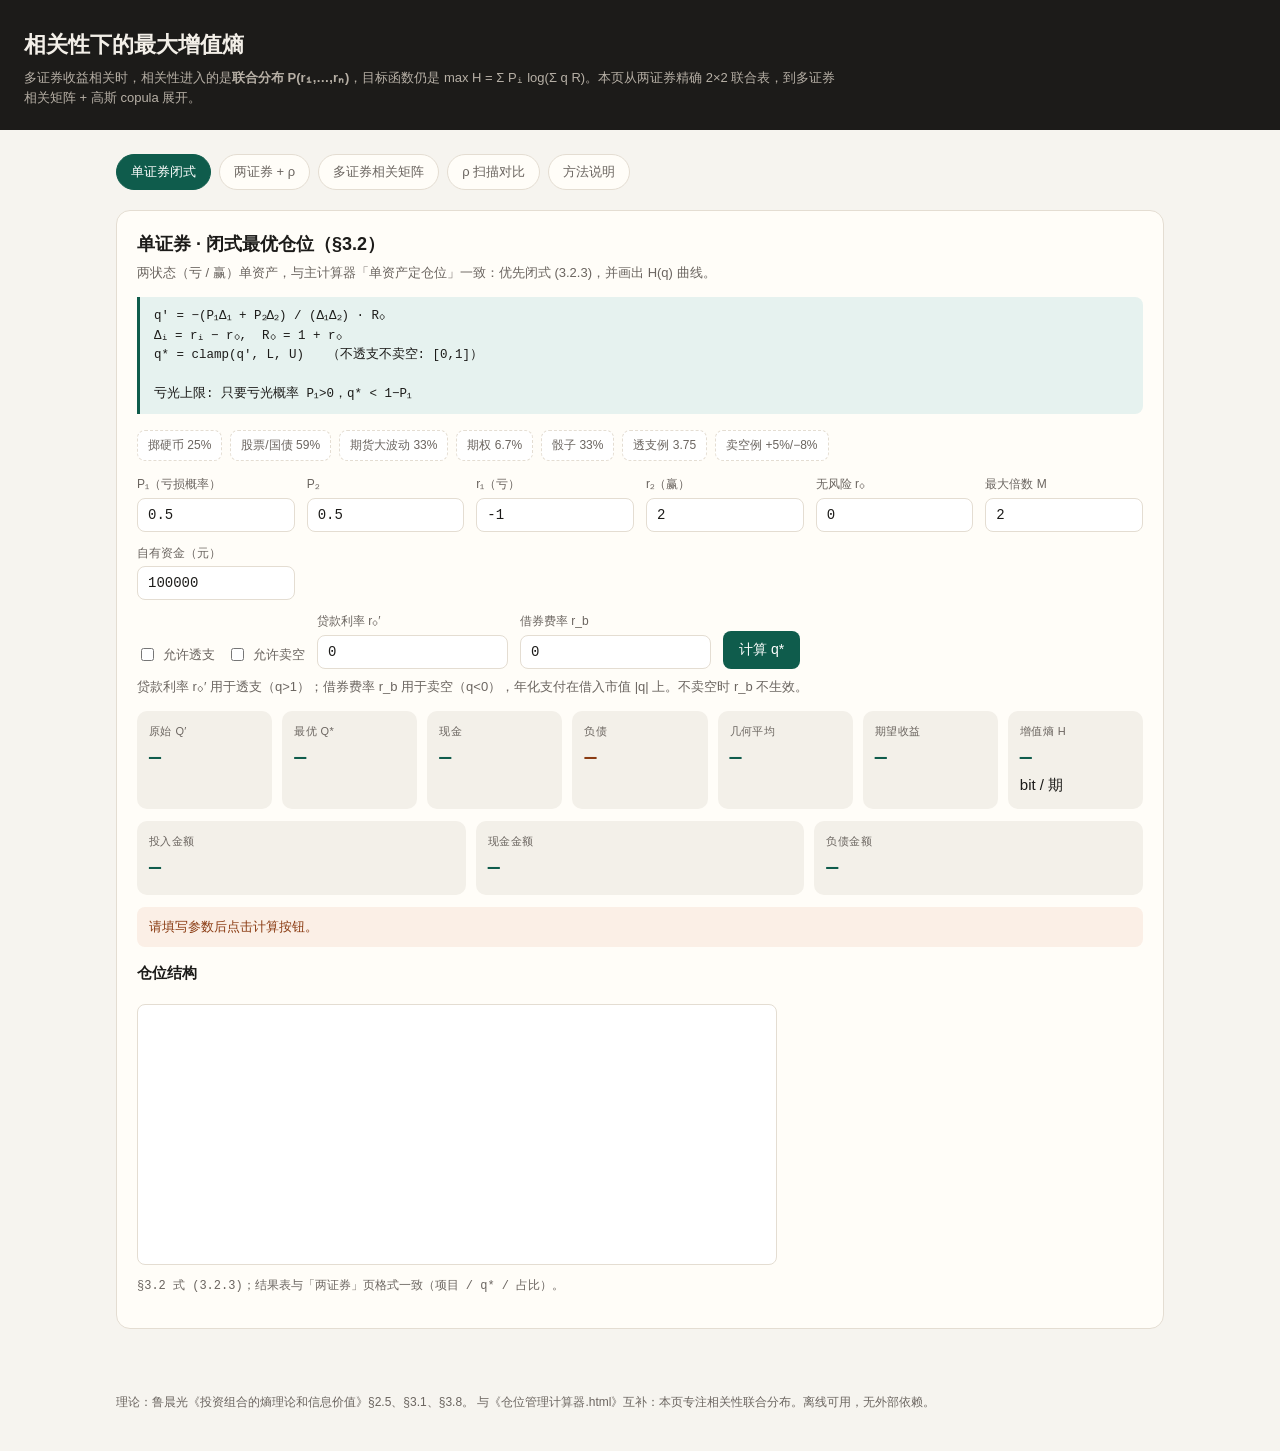
<file: index.html>
<!DOCTYPE html>
<html lang="zh-CN">
<head>
<meta charset="UTF-8" />
<meta name="viewport" content="width=device-width, initial-scale=1" />
<title>相关性 · 最大增值熵计算器</title>
<link rel="stylesheet" href="correlated.css" />
</head>
<body>
<header>
  <h1>相关性下的最大增值熵</h1>
  <p>多证券收益相关时，相关性进入的是<strong>联合分布 P(r₁,…,rₙ)</strong>，目标函数仍是 max H = Σ Pᵢ log(Σ q R)。本页从两证券精确 2×2 联合表，到多证券相关矩阵 + 高斯 copula 展开。</p>
</header>

<main>
  <div class="tabs">
    <button class="tab active" data-tab="one">单证券闭式</button>
    <button class="tab" data-tab="two">两证券 + ρ</button>
    <button class="tab" data-tab="multi">多证券相关矩阵</button>
    <button class="tab" data-tab="rho">ρ 扫描对比</button>
    <button class="tab" data-tab="theory">方法说明</button>
  </div>

  <!-- ============ 单证券闭式 ============ -->
  <section class="panel active" id="panel-one">
    <h2>单证券 · 闭式最优仓位（§3.2）</h2>
    <p class="sub">两状态（亏 / 赢）单资产，与主计算器「单资产定仓位」一致：优先闭式 (3.2.3)，并画出 H(q) 曲线。</p>
    <div class="formula">q′ = −(P₁Δ₁ + P₂Δ₂) / (Δ₁Δ₂) · R₀
Δᵢ = rᵢ − r₀,  R₀ = 1 + r₀
q* = clamp(q′, L, U)   （不透支不卖空: [0,1]）

亏光上限: 只要亏光概率 P₁&gt;0，q* &lt; 1−P₁</div>

    <div class="examples">
      <button class="chip" data-one="coin">掷硬币 25%</button>
      <button class="chip" data-one="stock">股票/国债 59%</button>
      <button class="chip" data-one="future">期货大波动 33%</button>
      <button class="chip" data-one="opt">期权 6.7%</button>
      <button class="chip" data-one="dice">骰子 33%</button>
      <button class="chip" data-one="lev">透支例 3.75</button>
      <button class="chip" data-one="short">卖空例 +5%/−8%</button>
    </div>

    <div class="grid">
      <div><label>P₁（亏损概率）</label><input id="o-p1" type="number" value="0.5" step="0.05" min="0" max="1" /></div>
      <div><label>P₂</label><input id="o-p2" type="number" value="0.5" step="0.05" min="0" max="1" /></div>
      <div><label>r₁（亏）</label><input id="o-r1" type="number" value="-1" step="0.01" /></div>
      <div><label>r₂（赢）</label><input id="o-r2" type="number" value="2" step="0.01" /></div>
      <div><label>无风险 r₀</label><input id="o-r0" type="number" value="0" step="0.01" /></div>
      <div><label>最大倍数 M</label><input id="o-M" type="number" value="2" step="0.1" min="1" /></div>
      <div><label>自有资金（元）</label><input id="o-cap" type="number" value="100000" step="1000" /></div>
    </div>
    <div class="row">
      <label class="check"><input type="checkbox" id="o-lev" /> 允许透支</label>
      <label class="check"><input type="checkbox" id="o-short" /> 允许卖空</label>
      <div style="min-width:130px">
        <label>贷款利率 r₀′</label>
        <input id="o-rl" type="number" value="0" step="0.01" />
      </div>
      <div style="min-width:130px">
        <label>借券费率 r_b</label>
        <input id="o-rb" type="number" value="0" step="0.005" />
      </div>
      <button class="primary" id="o-run">计算 q*</button>
    </div>
    <p class="sub" style="margin-top:-6px">贷款利率 r₀′ 用于透支（q&gt;1）；借券费率 r_b 用于卖空（q&lt;0），年化支付在借入市值 |q| 上。不卖空时 r_b 不生效。</p>

    <div class="results" id="o-out">
      <div class="metric"><div class="k">原始 q′</div><div class="v" id="o-qraw">—</div></div>
      <div class="metric"><div class="k">最优 q*</div><div class="v" id="o-q">—</div><div class="hint" id="o-qhint"></div></div>
      <div class="metric"><div class="k">现金</div><div class="v" id="o-cash">—</div></div>
      <div class="metric"><div class="k">负债</div><div class="v warn" id="o-debt">—</div></div>
      <div class="metric"><div class="k">几何平均</div><div class="v" id="o-rg">—</div></div>
      <div class="metric"><div class="k">期望收益</div><div class="v" id="o-ra">—</div></div>
      <div class="metric"><div class="k">增值熵 H</div><div class="v" id="o-H">—</div><div class="hint">bit / 期</div></div>
    </div>
    <div class="results">
      <div class="metric"><div class="k">投入金额</div><div class="v" id="o-amt">—</div></div>
      <div class="metric"><div class="k">现金金额</div><div class="v" id="o-amt0">—</div></div>
      <div class="metric"><div class="k">负债金额</div><div class="v" id="o-amtd">—</div></div>
    </div>
    <div class="note" id="o-note"></div>
    <h3 style="font-size:15px;margin:14px 0 6px">仓位结构</h3>
    <table id="o-weights"></table>
    <canvas id="o-canvas" width="640" height="260" aria-label="H(q) 曲线"></canvas>
    <p class="src">§3.2 式 (3.2.3)；结果表与「两证券」页格式一致（项目 / q* / 占比）。</p>
  </section>

  <!-- ============ 两证券 ============ -->
  <section class="panel" id="panel-two">
    <h2>两证券：精确联合分布</h2>
    <p class="sub">每种证券两状态（跌 / 涨）。给定边际概率、收益和相关系数 ρ，写出 2×2 联合表，再最大化增值熵。</p>
    <div class="formula">P(H,H) = pₐ pᵦ + ρ·√[pₐ(1−pₐ) pᵦ(1−pᵦ)]
P(H,L) = pₐ − P(H,H)  等，由边际补全
H = Σᵢ Pᵢ log₂( q₀R₀ + qₐRᵢₐ + qᵦRᵢᵦ )</div>

    <div class="grid2">
      <div class="card">
        <h3>证券 A</h3>
        <div class="grid">
          <div><label>P(涨)</label><input id="t-pA" type="number" value="0.5" step="0.05" min="0.01" max="0.99" /></div>
          <div><label>r(跌)</label><input id="t-rAL" type="number" value="-0.1" step="0.01" /></div>
          <div><label>r(涨)</label><input id="t-rAH" type="number" value="0.3" step="0.01" /></div>
        </div>
      </div>
      <div class="card">
        <h3>证券 B</h3>
        <div class="grid">
          <div><label>P(涨)</label><input id="t-pB" type="number" value="0.5" step="0.05" min="0.01" max="0.99" /></div>
          <div><label>r(跌)</label><input id="t-rBL" type="number" value="-0.15" step="0.01" /></div>
          <div><label>r(涨)</label><input id="t-rBH" type="number" value="0.4" step="0.01" /></div>
        </div>
      </div>
    </div>

    <div class="grid">
      <div><label>相关系数 ρ</label><input id="t-rho" type="number" value="0" step="0.05" min="-1" max="1" /></div>
      <div><label>r₀</label><input id="t-r0" type="number" value="0" step="0.01" /></div>
      <div><label>透支上限 M</label><input id="t-M" type="number" value="1" step="0.1" min="1" /></div>
      <div><label>贷款利率 r₀′</label><input id="t-rl" type="number" value="0" step="0.01" /></div>
      <div><label>借券费率 r_b</label><input id="t-rb" type="number" value="0" step="0.005" /></div>
      <div><label>自有资金（元）</label><input id="t-cap" type="number" value="100000" step="1000" /></div>
    </div>
    <div class="row">
      <label class="check"><input type="checkbox" id="t-lev" /> 允许透支</label>
      <label class="check"><input type="checkbox" id="t-short" /> 允许卖空</label>
      <button class="primary" id="t-run">计算联合分布与最优仓位</button>
      <button class="ghost" data-preset="ind">ρ=0 独立</button>
      <button class="ghost" data-preset="pos">ρ=+0.8</button>
      <button class="ghost" data-preset="neg">ρ=−0.8</button>
    </div>

    <h3 style="font-size:15px;margin:14px 0 6px">联合情景表</h3>
    <table id="t-joint"></table>
    <div class="note" id="t-note"></div>

    <h3 style="font-size:15px;margin:16px 0 6px">最优仓位</h3>
    <div class="results" id="t-out"></div>
    <table id="t-weights"></table>
    <canvas id="t-canvas" width="640" height="260"></canvas>
    <p class="src">ρ 影响联合概率，从而改变几何平均与最优 q；目标函数形式不变。</p>
  </section>

  <!-- ============ 多证券 ============ -->
  <section class="panel" id="panel-multi">
    <h2>多证券：相关矩阵 + 高斯 / t-copula</h2>
    <p class="sub">每种证券<strong>状态数可不同</strong>（如 A 2 态、B 3 态）；相关矩阵 R 须对称、对角为 1。用高斯 copula（分位阈值）生成联合概率，再求最优仓位。</p>
    <div class="formula">Z ~ N(0, R)  →  Uₖ=Φ(Zₖ)  →  状态ₖ = j  若 cutₖ[j] &lt; Uₖ ≤ cutₖ[j+1]
  cut 由各资产状态概率的累积分布给出
P(联合) ≈ 频率(固定种子大样本)；格数 = Πₖ nₖ
max H = Σ Pᵢ log₂(q₀R₀ + Σ qₖ Rᵢₖ)</div>

    <div class="row">
      <button class="ghost" id="n-add">＋ 证券</button>
      <button class="ghost" id="n-del">－ 证券</button>
      <div style="min-width:90px"><label>证券数</label><input id="n-count" type="number" value="3" min="2" max="6" /></div>
      <div style="min-width:100px"><label>r₀</label><input id="n-r0" type="number" value="0" step="0.01" /></div>
      <div style="min-width:110px"><label>透支上限 M</label><input id="n-M" type="number" value="1" step="0.1" min="1" /></div>
      <div style="min-width:120px"><label>贷款利率 r₀′</label><input id="n-rl" type="number" value="0" step="0.01" /></div>
      <div style="min-width:120px"><label>借券费率 r_b</label><input id="n-rb" type="number" value="0" step="0.005" /></div>
      <div style="min-width:120px"><label>自有资金（元）</label><input id="n-cap" type="number" value="100000" step="1000" /></div>
      <label class="check"><input type="checkbox" id="n-lev" /> 允许透支</label>
      <label class="check"><input type="checkbox" id="n-short" /> 允许卖空</label>
      <div style="min-width:170px">
        <label>求解方法</label>
        <select id="n-method">
          <option value="hill">坐标爬山</option>
          <option value="grad">解析梯度精修</option>
          <option value="warm">§3.8 近似初值+梯度</option>
        </select>
      </div>
      <button class="primary" id="n-run">展开联合分布并求解</button>
      <button class="ghost" id="n-compare">三方法对比</button>
      <button class="ghost" id="n-example-2x3">载入 2×3 示例</button>
      <button class="ghost" id="n-reset">重置示例</button>
    </div>

    <h3 style="font-size:15px;margin:12px 0 6px">各证券边际（状态数可不同）</h3>
    <div class="multi-rows" id="n-marg"></div>

    <h3 style="font-size:15px;margin:12px 0 6px">相关矩阵 R（对称，对角=1）</h3>
    <div id="n-corr"></div>
    <div class="row">
      <button class="ghost" id="n-corr-zero">全部 ρ=0（独立）</button>
      <button class="ghost" id="n-corr-pos">全部 ρ=0.5</button>
      <button class="ghost" id="n-rho-up" title="所有非对角 ρ 同时 +0.1">ρ +0.1</button>
      <button class="ghost" id="n-rho-down" title="所有非对角 ρ 同时 −0.1">ρ −0.1</button>
      <button class="ghost" id="n-corr-toeplitz" title="ρ(i,j)=0.5^|i−j|，相邻 0.5、隔一位 0.25…">近强远弱（0.5^距离）</button>
      <button class="ghost" id="n-psd" title="非法相关矩阵会导致 Cholesky 失败；点击将其收缩为合法（半正定）相关矩阵">校正非法相关矩阵</button>
    </div>

    <div class="note" id="n-note"></div>
    <div class="results" id="n-out"></div>
    <h3 style="font-size:15px;margin:12px 0 6px">仓位结构</h3>
    <table id="n-weights"></table>
    <div id="n-compare-wrap" style="display:none">
      <h3 style="font-size:15px;margin:16px 0 6px">三种求解方法对比</h3>
      <table id="n-compare-table"></table>
    </div>
    <h3 style="font-size:15px;margin:16px 0 6px">联合情景（前 16 行）</h3>
    <table id="n-joint"></table>
    <div class="row" style="margin-top:10px">
      <div style="min-width:160px">
        <label>联合生成方式</label>
        <select id="n-copula">
          <option value="gauss">高斯 copula</option>
          <option value="t">t-copula（尾部同跌）</option>
        </select>
      </div>
      <div id="n-nu-wrap" style="min-width:110px;display:none">
        <label>t 自由度 ν</label>
        <input id="n-nu" type="number" value="5" step="1" min="2" max="50" />
      </div>
      <button class="primary" id="n-run-2">按此方式重新生成联合表</button>
      <span class="sub" style="margin:0 0 0 8px">copula 决定 ρ 如何变成联合概率；ν 越小尾部同跌越强。两状态对半开时 ν 影响很小，宜用含「暴跌档」的多状态（如 10% 暴跌）</span>
    </div>
    <p class="src">相关矩阵只刻画两两相关；完整联合由高斯 copula 补全（N&gt;2 时联合不唯一）。求解方法与主计算器一致：爬山 / 梯度 / §3.8 初值。</p>
  </section>

  <!-- ============ ρ 扫描 ============ -->
  <section class="panel" id="panel-rho">
    <h2>ρ 扫描：相关如何影响最优仓位</h2>
    <p class="sub">扫描 ρ∈[−1,1]，观察 H*、各资产 q* 与分散效果。可沿用「两证券」或「多证券」当前输入（多证券支持 t-copula）。</p>
    <div class="row">
      <button class="primary" id="s-run">开始扫描 ρ</button>
      <button class="ghost" id="s-copy-two">沿用「两证券」当前输入</button>
      <button class="ghost" id="s-copy-multi">沿用「多证券」当前输入</button>
      <button class="ghost" id="s-copy-multi-t">沿用多证券输入 + t-copula ν=2</button>
      <button class="ghost" id="s-copy-multi-toeplitz">多证券 + 近强远弱结构</button>
      <span class="sub" style="margin:0 0 0 8px">需手动点「开始扫描」；点来源按钮只会读取输入，不自动计算</span>
    </div>
    <canvas id="s-canvas" width="640" height="300"></canvas>
    <table id="s-table"></table>
    <div class="note" id="s-note"></div>
    <p class="src">书中 §2.5：相关越低组合效果越好；ρ=1 等价于单资产，ρ=−1 可接近无风险套利结构。</p>
  </section>

  <!-- ============ 说明 ============ -->
  <section class="panel" id="panel-theory">
    <h2>相关性如何进入最大增值熵</h2>
    <p class="sub">目标函数不变，变的是 Pᵢ（情景权重）。</p>
    <table>
      <thead><tr><th>层次</th><th>做法</th><th>适用</th></tr></thead>
      <tbody>
        <tr><td>两证券·两状态</td><td>Bernoulli 精确 2×2：P(HH)=pₐpᵦ+ρσₐσᵦ</td><td>本页「两证券」</td></tr>
        <tr><td>两证券·多状态 / 状态数不同</td><td>高斯 copula 分位阈值（如 2×3）</td><td>本页「多证券」</td></tr>
        <tr><td>多证券</td><td>相关矩阵 + 高斯 copula → Π nₖ 联合频率</td><td>本页「多证券」</td></tr>
        <tr><td>书中 §3.8 近似</td><td>h=Σ qₖ(aₖ…cₖⱼ…)+…，相关进 dₖⱼcₖⱼ</td><td>快速近似（抛物线页）</td></tr>
      </tbody>
    </table>
    <div class="formula">max_q  H(q) = Σᵢ P(rᵢ) · log( q₀R₀ + Σₖ qₖ(1+rᵢₖ) )
s.t.  Σ q = 1,  qₖ ≥ 0（或允许卖空/透支）

相关只改变 P(r₁,…,rₙ)：
  独立:  P = Πₖ pₖ
  相关:  P 由联合表 / copula 生成
  ρ↑  → 同涨同跌变多 → 分散红利↓ → 几何增长↓
  ρ↓  → 对冲变强 → 可提高总仓位与 H</div>

    <h2 style="margin-top:22px">三种求解方法说明</h2>
    <p class="sub">目标都是 max H。因 H 对 q 为<strong>凹函数</strong>，局部最优 = 全局最优；差别在收敛路径与速度。</p>
    <table>
      <thead>
        <tr><th>方法</th><th>思路</th><th>优点</th><th>注意</th></tr>
      </thead>
      <tbody>
        <tr>
          <td><b>坐标爬山</b></td>
          <td>多起点（零点 / 单资产扫描 / 等权 / 随机）+ 逐维微调，步长减半直至收敛</td>
          <td>不依赖梯度，实现稳健，好解释</td>
          <td>起点少时易卡角点（如全押一个资产）；现已多起点加强</td>
        </tr>
        <tr>
          <td><b>解析梯度精修</b></td>
          <td>∂H/∂qₖ = Σᵢ Pᵢ Δᵢₖ /(Rᵢ ln2)，投影梯度上升 + 线搜索</td>
          <td>凹问题下可视为全局峰；高维更快</td>
          <td>梯度很小的区域需归一化步长（已处理）</td>
        </tr>
        <tr>
          <td><b>§3.8 近似初值 + 梯度</b></td>
          <td>对每个资产单独抛物线拟合 H(qₖ) 得初值，再梯度精修</td>
          <td>收敛快，适合资产多、要反复调参</td>
          <td>初值偏差大时仍靠精修纠正</td>
        </tr>
        <tr>
          <td>Python <b>SLSQP</b>（对照）</td>
          <td>scipy.optimize 凸优化，解析雅可比</td>
          <td><b>准确性最高</b>，有全局最优保证</td>
          <td>在 position_sizing.py，不在网页内</td>
        </tr>
      </tbody>
    </table>
    <div class="formula">准确性排序（凹问题）：
  SLSQP (Python)  ≥  解析梯度 ≈ §3.8初值+梯度  ≥  坐标爬山(多起点)  >  坐标爬山(单起点·旧版)

三种方法 H 对不齐时：
  取「H 更大且 Σq、约束合法」的一组 = 全局最优
ρ = 0 时相关列与独立列应完全一致（已走精确独立，无 MC 噪声）</div>

    <h3 style="font-size:15px;margin:14px 0 6px">和书中公式的关系</h3>
    <table>
      <thead><tr><th>书中</th><th>用在哪</th></tr></thead>
      <tbody>
        <tr><td>§3.1 最大增值熵</td><td>一切方法的统一目标</td></tr>
        <tr><td>§3.2 单硬币闭式</td><td>两状态单资产；可校验 SLSQP / 梯度</td></tr>
        <tr><td>§3.8 抛物线近似</td><td>「近似初值」的来源</td></tr>
        <tr><td>§2.5 相关性</td><td>联合分布构造（本页 copula）</td></tr>
      </tbody>
    </table>

    <div class="note">
      风险提示：ρ 由历史估计时应使用区间或情景压力；两两相关 ≠ 完整依赖结构（尾部相关可能更大）。
      本工具为理论/教学实现，不构成投资建议。
    </div>
  </section>
</main>

<footer>
  理论：鲁晨光《投资组合的熵理论和信息价值》§2.5、§3.1、§3.8。
  与《仓位管理计算器.html》互补：本页专注相关性联合分布。离线可用，无外部依赖。
</footer>

<script src="correlated.js"></script>
</body>
</html>
</file>
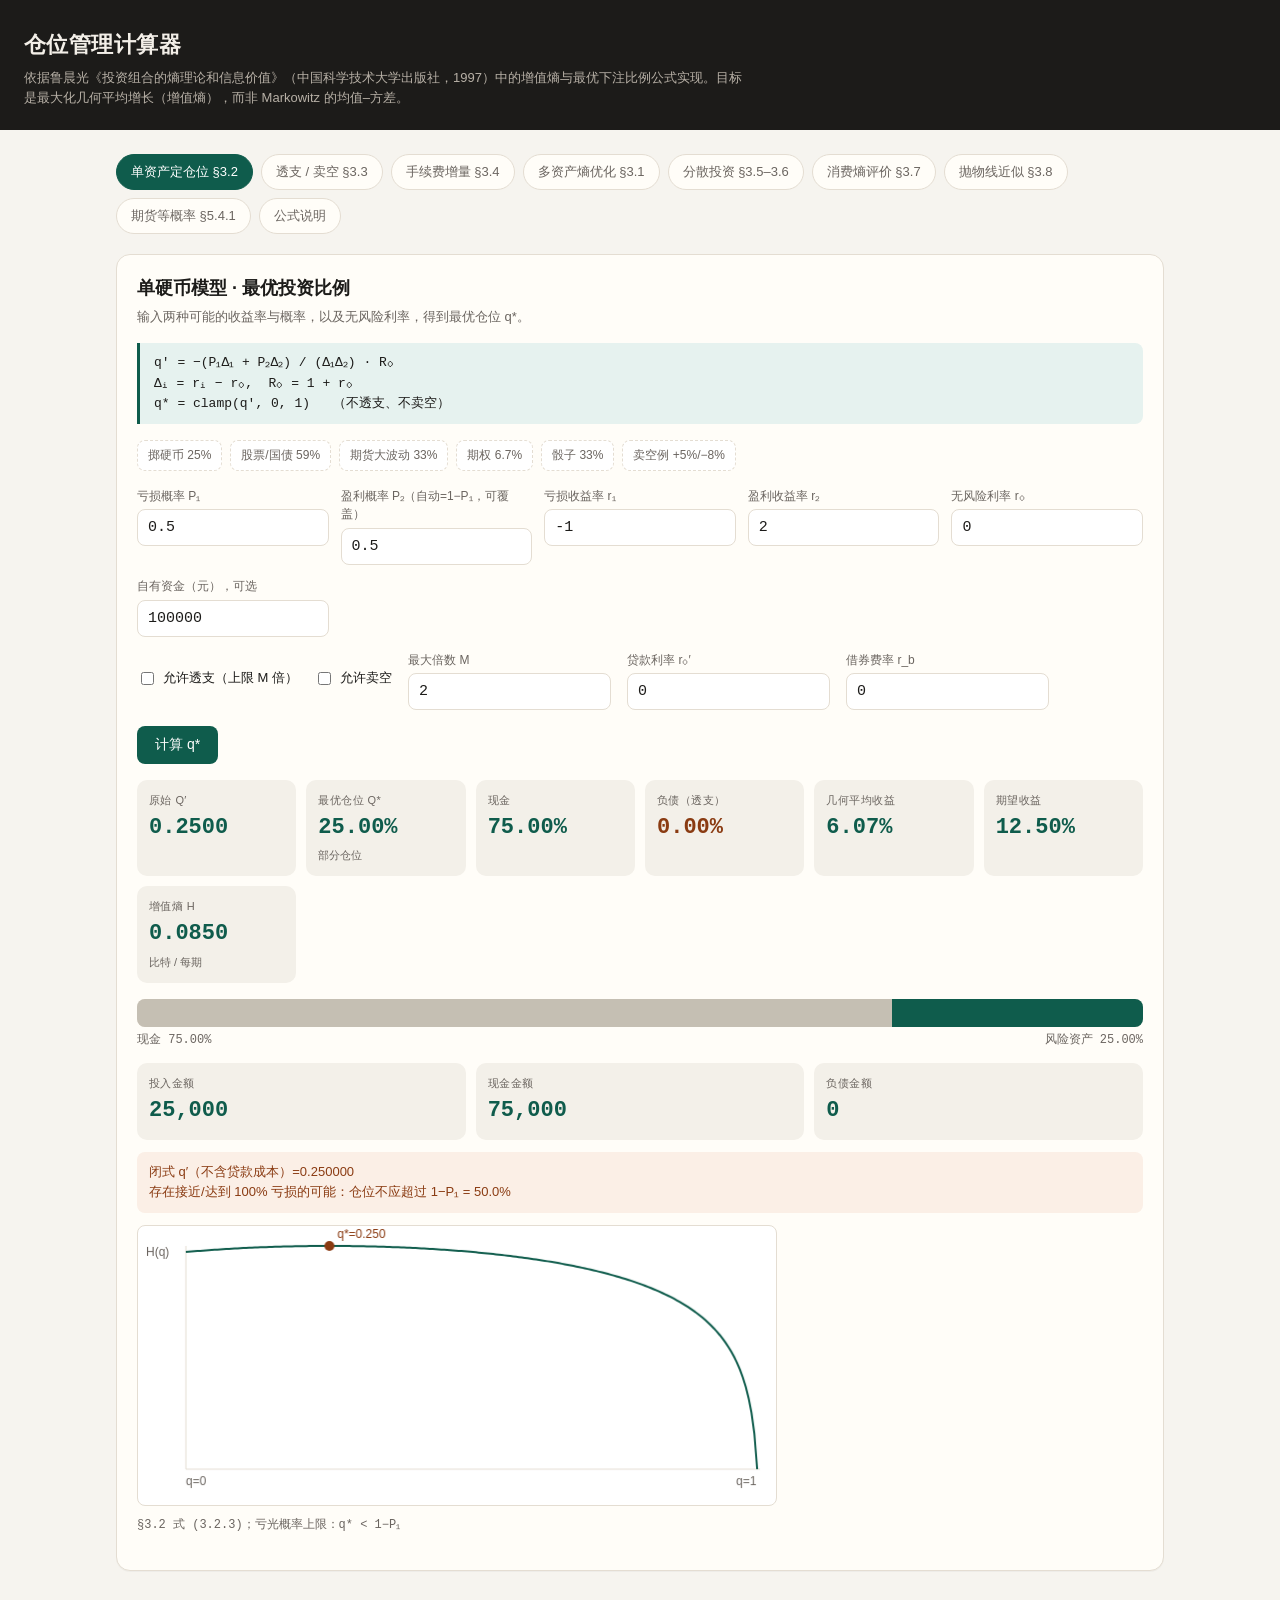
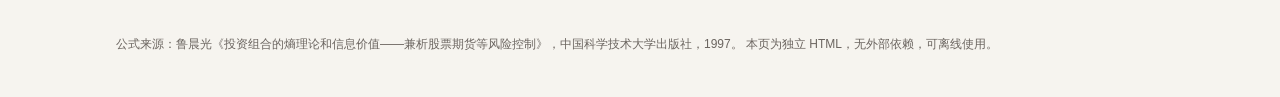
<file: 仓位管理计算器.html>
<!DOCTYPE html>
<html lang="zh-CN">
<head>
<meta charset="UTF-8" />
<meta name="viewport" content="width=device-width, initial-scale=1" />
<title>仓位管理计算器 · 投资组合熵理论</title>
<style>
  :root {
    --bg: #f6f4ef;
    --ink: #1c1b19;
    --muted: #6b6560;
    --card: #fffdf8;
    --line: #e4ddd2;
    --accent: #0f5c4c;
    --accent-soft: #e6f2ef;
    --warn: #8a3b12;
    --warn-soft: #fbefe6;
    --good: #0f5c4c;
    --mono: "JetBrains Mono", "SF Mono", Consolas, monospace;
    --sans: "PingFang SC", "Microsoft YaHei", -apple-system, sans-serif;
  }
  * { box-sizing: border-box; }
  body {
    margin: 0;
    font-family: var(--sans);
    background: var(--bg);
    color: var(--ink);
    line-height: 1.55;
    font-size: 15px;
  }
  header {
    background: var(--ink);
    color: #f3efe8;
    padding: 28px 24px 22px;
  }
  header h1 {
    margin: 0 0 6px;
    font-size: 22px;
    font-weight: 600;
    letter-spacing: 0.02em;
  }
  header p {
    margin: 0;
    color: #b7b0a6;
    font-size: 13px;
    max-width: 720px;
  }
  main {
    max-width: 1080px;
    margin: 0 auto;
    padding: 24px 16px 64px;
  }
  .tabs {
    display: flex;
    flex-wrap: wrap;
    gap: 8px;
    margin-bottom: 20px;
  }
  .tab {
    border: 1px solid var(--line);
    background: var(--card);
    color: var(--muted);
    padding: 8px 14px;
    border-radius: 999px;
    cursor: pointer;
    font-size: 13px;
  }
  .tab.active {
    background: var(--accent);
    border-color: var(--accent);
    color: #fff;
  }
  .panel {
    display: none;
    background: var(--card);
    border: 1px solid var(--line);
    border-radius: 14px;
    padding: 20px 20px 24px;
    box-shadow: 0 1px 0 rgba(0,0,0,0.03);
  }
  .panel.active { display: block; }
  h2 {
    margin: 0 0 4px;
    font-size: 18px;
    font-weight: 600;
  }
  .sub {
    color: var(--muted);
    font-size: 13px;
    margin: 0 0 16px;
  }
  .formula {
    background: var(--accent-soft);
    border-left: 3px solid var(--accent);
    padding: 10px 14px;
    border-radius: 0 8px 8px 0;
    font-family: var(--mono);
    font-size: 13px;
    margin: 0 0 16px;
    overflow-x: auto;
    white-space: pre-wrap;
  }
  .grid {
    display: grid;
    grid-template-columns: repeat(auto-fit, minmax(160px, 1fr));
    gap: 12px;
    margin-bottom: 14px;
  }
  label {
    display: block;
    font-size: 12px;
    color: var(--muted);
    margin-bottom: 4px;
  }
  input, select {
    width: 100%;
    padding: 9px 10px;
    border: 1px solid var(--line);
    border-radius: 8px;
    font-size: 15px;
    font-family: var(--mono);
    background: #fff;
    color: var(--ink);
  }
  input:focus, select:focus {
    outline: 2px solid var(--accent-soft);
    border-color: var(--accent);
  }
  .row {
    display: flex;
    flex-wrap: wrap;
    gap: 16px;
    align-items: center;
    margin: 8px 0 16px;
  }
  .check {
    display: flex;
    align-items: center;
    gap: 6px;
    font-size: 13px;
    color: var(--ink);
  }
  .check input { width: auto; }
  button.primary {
    background: var(--accent);
    color: #fff;
    border: none;
    border-radius: 8px;
    padding: 10px 18px;
    font-size: 14px;
    cursor: pointer;
    font-family: var(--sans);
  }
  button.primary:hover { filter: brightness(1.08); }
  button.ghost {
    background: transparent;
    border: 1px solid var(--line);
    border-radius: 8px;
    padding: 9px 14px;
    font-size: 13px;
    cursor: pointer;
    color: var(--muted);
    font-family: var(--sans);
  }
  .results {
    display: grid;
    grid-template-columns: repeat(auto-fit, minmax(140px, 1fr));
    gap: 10px;
    margin-top: 8px;
  }
  .metric {
    background: #f3f0e9;
    border-radius: 10px;
    padding: 12px;
  }
  .metric .k {
    font-size: 11px;
    color: var(--muted);
    text-transform: uppercase;
    letter-spacing: 0.04em;
  }
  .metric .v {
    font-family: var(--mono);
    font-size: 22px;
    font-weight: 600;
    color: var(--accent);
    margin-top: 2px;
  }
  .metric .v.warn { color: var(--warn); }
  .metric .hint { font-size: 11px; color: var(--muted); margin-top: 2px; }
  .note {
    background: var(--warn-soft);
    color: var(--warn);
    border-radius: 8px;
    padding: 10px 12px;
    font-size: 13px;
    margin-top: 12px;
  }
  .bar-wrap {
    margin-top: 16px;
    background: #eee9df;
    border-radius: 8px;
    height: 28px;
    overflow: hidden;
    display: flex;
  }
  .bar-cash { background: #c5bfb3; height: 100%; }
  .bar-pos { background: var(--accent); height: 100%; }
  .bar-label {
    display: flex;
    justify-content: space-between;
    font-size: 12px;
    color: var(--muted);
    margin-top: 4px;
    font-family: var(--mono);
  }
  table {
    width: 100%;
    border-collapse: collapse;
    font-size: 13px;
    margin-top: 8px;
  }
  th, td {
    border-bottom: 1px solid var(--line);
    padding: 8px 6px;
    text-align: left;
    font-family: var(--mono);
  }
  th { color: var(--muted); font-weight: 500; font-size: 12px; }
  .examples {
    display: flex;
    flex-wrap: wrap;
    gap: 8px;
    margin: 8px 0 16px;
  }
  .chip {
    border: 1px dashed var(--line);
    background: #fff;
    border-radius: 8px;
    padding: 6px 10px;
    font-size: 12px;
    cursor: pointer;
    color: var(--muted);
    font-family: var(--sans);
  }
  .chip:hover { border-color: var(--accent); color: var(--accent); }
  canvas {
    width: 100%;
    max-width: 640px;
    height: auto;
    display: block;
    margin-top: 12px;
    background: #fff;
    border: 1px solid var(--line);
    border-radius: 8px;
  }
  footer {
    max-width: 1080px;
    margin: 0 auto;
    padding: 0 16px 40px;
    color: var(--muted);
    font-size: 12px;
  }
  .src { font-size: 12px; color: var(--muted); margin-top: 10px; font-family: var(--mono); }
  .multi-rows { display: flex; flex-direction: column; gap: 8px; margin-bottom: 12px; }
  .multi-row {
    display: grid;
    grid-template-columns: 1.2fr 1fr 1fr 1fr auto;
    gap: 8px;
    align-items: end;
  }
  @media (max-width: 640px) {
    .multi-row { grid-template-columns: 1fr 1fr; }
  }
</style>
</head>
<body>
<header>
  <h1>仓位管理计算器</h1>
  <p>依据鲁晨光《投资组合的熵理论和信息价值》（中国科学技术大学出版社，1997）中的增值熵与最优下注比例公式实现。目标是最大化几何平均增长（增值熵），而非 Markowitz 的均值–方差。</p>
</header>

<main>
  <div class="tabs" role="tablist">
    <button class="tab active" data-tab="single">单资产定仓位 §3.2</button>
    <button class="tab" data-tab="lev">透支 / 卖空 §3.3</button>
    <button class="tab" data-tab="fee">手续费增量 §3.4</button>
    <button class="tab" data-tab="multi">多资产熵优化 §3.1</button>
    <button class="tab" data-tab="div">分散投资 §3.5–3.6</button>
    <button class="tab" data-tab="cons">消费熵评价 §3.7</button>
    <button class="tab" data-tab="approx">抛物线近似 §3.8</button>
    <button class="tab" data-tab="fut">期货等概率 §5.4.1</button>
    <button class="tab" data-tab="about">公式说明</button>
  </div>

  <!-- ========== 单资产 ========== -->
  <section class="panel active" id="panel-single">
    <h2>单硬币模型 · 最优投资比例</h2>
    <p class="sub">输入两种可能的收益率与概率，以及无风险利率，得到最优仓位 q*。</p>
    <div class="formula">q′ = −(P₁Δ₁ + P₂Δ₂) / (Δ₁Δ₂) · R₀
Δᵢ = rᵢ − r₀,  R₀ = 1 + r₀
q* = clamp(q′, 0, 1)   （不透支、不卖空）</div>

    <div class="examples">
      <button class="chip" data-ex="coin">掷硬币 25%</button>
      <button class="chip" data-ex="stock">股票/国债 59%</button>
      <button class="chip" data-ex="future">期货大波动 33%</button>
      <button class="chip" data-ex="opt">期权 6.7%</button>
      <button class="chip" data-ex="dice">骰子 33%</button>
      <button class="chip" data-ex="short">卖空例 +5%/−8%</button>
    </div>

    <div class="grid">
      <div>
        <label>亏损概率 P₁</label>
        <input id="s-p1" type="number" value="0.5" step="0.01" min="0" max="1" />
      </div>
      <div>
        <label>盈利概率 P₂（自动=1−P₁，可覆盖）</label>
        <input id="s-p2" type="number" value="0.5" step="0.01" min="0" max="1" />
      </div>
      <div>
        <label>亏损收益率 r₁</label>
        <input id="s-r1" type="number" value="-1" step="0.01" />
      </div>
      <div>
        <label>盈利收益率 r₂</label>
        <input id="s-r2" type="number" value="2" step="0.01" />
      </div>
      <div>
        <label>无风险利率 r₀</label>
        <input id="s-r0" type="number" value="0" step="0.01" />
      </div>
      <div>
        <label>自有资金（元），可选</label>
        <input id="s-capital" type="number" value="100000" step="1000" />
      </div>
    </div>

    <div class="row">
      <label class="check"><input type="checkbox" id="s-lev" /> 允许透支（上限 M 倍）</label>
      <label class="check"><input type="checkbox" id="s-short" /> 允许卖空</label>
      <div style="min-width:120px">
        <label>最大倍数 M</label>
        <input id="s-M" type="number" value="2" step="0.1" min="1" />
      </div>
      <div style="min-width:130px">
        <label>贷款利率 r₀′</label>
        <input id="s-rl" type="number" value="0" step="0.01" />
      </div>
      <div style="min-width:130px">
        <label>借券费率 r_b</label>
        <input id="s-rb" type="number" value="0" step="0.005" />
      </div>
      <button class="primary" id="s-run">计算 q*</button>
    </div>

    <div class="results" id="s-out">
      <div class="metric"><div class="k">原始 q′</div><div class="v" id="s-qraw">—</div></div>
      <div class="metric"><div class="k">最优仓位 q*</div><div class="v" id="s-q">—</div><div class="hint" id="s-qhint"></div></div>
      <div class="metric"><div class="k">现金</div><div class="v" id="s-cash">—</div></div>
      <div class="metric"><div class="k">负债（透支）</div><div class="v warn" id="s-debt">—</div></div>
      <div class="metric"><div class="k">几何平均收益</div><div class="v" id="s-rg">—</div></div>
      <div class="metric"><div class="k">期望收益</div><div class="v" id="s-ra">—</div></div>
      <div class="metric"><div class="k">增值熵 H</div><div class="v" id="s-H">—</div><div class="hint">比特 / 每期</div></div>
    </div>

    <div class="bar-wrap" title="仓位结构">
      <div class="bar-cash" id="s-bar-cash" style="width:50%"></div>
      <div class="bar-pos" id="s-bar-pos" style="width:50%"></div>
    </div>
    <div class="bar-label"><span id="s-bar-cash-l">现金</span><span id="s-bar-pos-l">风险资产</span></div>

    <div class="results" style="margin-top:14px">
      <div class="metric"><div class="k">投入金额</div><div class="v" id="s-amt">—</div></div>
      <div class="metric"><div class="k">现金金额</div><div class="v" id="s-amt0">—</div></div>
      <div class="metric"><div class="k">负债金额</div><div class="v" id="s-amt-debt">—</div></div>
    </div>

    <div class="note" id="s-note" style="display:none"></div>
    <canvas id="s-canvas" width="640" height="280" aria-label="H(q) 曲线"></canvas>
    <p class="src">§3.2 式 (3.2.3)；亏光概率上限：q* &lt; 1−P₁</p>
  </section>

  <!-- ========== 透支卖空 ========== -->
  <section class="panel" id="panel-lev">
    <h2>允许透支与卖空</h2>
    <p class="sub">贷款利率 r₀′ 高于存款利率；最大资金倍数 M = 1 + 可透支倍数。§3.3 分段公式。</p>
    <div class="formula">透支区 q&gt;1:  q″ = −(P₁Δ₁′+P₂Δ₂′)/(Δ₁Δ₂) · R₀′
正常区:       q′  = −(P₁Δ₁ +P₂Δ₂ )/(Δ₁Δ₂) · R₀
卖空区 q&lt;0:  用 Δ₋ = r + r₀（及贷款版 r + r₀′）
q* 按区域截断到 [−M, M]</div>

    <div class="grid">
      <div><label>P₁（亏损概率）</label><input id="l-p1" type="number" value="0.5" step="0.01" /></div>
      <div><label>P₂</label><input id="l-p2" type="number" value="0.5" step="0.01" /></div>
      <div><label>r₁</label><input id="l-r1" type="number" value="-0.3" step="0.01" /></div>
      <div><label>r₂</label><input id="l-r2" type="number" value="0.8" step="0.01" /></div>
      <div><label>存款/无风险 r₀</label><input id="l-r0" type="number" value="0.1" step="0.01" /></div>
      <div><label>贷款利率 r₀′</label><input id="l-rl" type="number" value="0.15" step="0.01" /></div>
      <div><label>最大倍数 M</label><input id="l-M" type="number" value="2" step="0.1" min="1" /></div>
    </div>
    <div class="row">
      <button class="primary" id="l-run">分段求解 q*</button>
      <button class="ghost" data-ex2="lev">载入书中图3.2参数</button>
    </div>

    <div class="results">
      <div class="metric"><div class="k">区域</div><div class="v" id="l-region" style="font-size:16px">—</div></div>
      <div class="metric"><div class="k">q*（截断后）</div><div class="v" id="l-q">—</div></div>
      <div class="metric"><div class="k">q′（正常区）</div><div class="v" id="l-qp">—</div></div>
      <div class="metric"><div class="k">q″（透支区）</div><div class="v" id="l-qpp">—</div></div>
      <div class="metric"><div class="k">几何平均收益</div><div class="v" id="l-rg">—</div></div>
      <div class="metric"><div class="k">增值熵 H</div><div class="v" id="l-H">—</div></div>
    </div>
    <div class="note" id="l-note"></div>
    <p class="src">§3.3；书中例：r₀=0.1, r₀′=0.15, M=2, P=0.5</p>
  </section>

  <!-- ========== 手续费 ========== -->
  <section class="panel" id="panel-fee">
    <h2>考虑手续费的仓位增量</h2>
    <p class="sub">当前已有仓位 q#，按 (3.4.3) 计算最优调整量 Δq*。手续费率大时会出现「持仓不动」白带。</p>
    <div class="formula">Δq* = −(P₁ Δ#₁ R#₀₂ + P₂ Δ#₂ R#₀₁) / (Δ#₁ Δ#₂)
Δ#ₖ = d′Rₖ − R₀,  d′ = 1±d
R#₀ₖ = q#₀ R₀ + q# Rₖ</div>

    <div class="grid">
      <div><label>当前仓位 q#</label><input id="f-q" type="number" value="0" step="0.01" min="-1" max="1" /></div>
      <div><label>P₁</label><input id="f-p1" type="number" value="0.5" step="0.01" /></div>
      <div><label>P₂</label><input id="f-p2" type="number" value="0.5" step="0.01" /></div>
      <div><label>r₁</label><input id="f-r1" type="number" value="-1" step="0.01" /></div>
      <div><label>r₂</label><input id="f-r2" type="number" value="2" step="0.01" /></div>
      <div><label>r₀</label><input id="f-r0" type="number" value="0" step="0.01" /></div>
      <div><label>手续费率 d</label><input id="f-d" type="number" value="0.0075" step="0.0005" /></div>
    </div>
    <div class="row">
      <button class="primary" id="f-run">计算 Δq*</button>
      <button class="ghost" data-ex3="fee">书中深沪 d=0.0075</button>
    </div>

    <div class="results">
      <div class="metric"><div class="k">Δq*</div><div class="v" id="f-dq">—</div></div>
      <div class="metric"><div class="k">新仓位 q_new</div><div class="v" id="f-qn">—</div></div>
      <div class="metric"><div class="k">是否持仓不动</div><div class="v" id="f-hold" style="font-size:16px">—</div></div>
      <div class="metric"><div class="k">H 调整前</div><div class="v" id="f-h0">—</div></div>
      <div class="metric"><div class="k">H 调整后</div><div class="v" id="f-h1">—</div></div>
      <div class="metric"><div class="k">方向</div><div class="v" id="f-dir" style="font-size:16px">—</div></div>
    </div>
    <div class="note" id="f-note"></div>
    <p class="src">§3.4 式 (3.4.3)；加仓 d′=1−d，减仓 d′=1+d</p>
  </section>

  <!-- ========== 多资产 ========== -->
  <section class="panel" id="panel-multi">
    <h2>多资产最大增值熵优化</h2>
    <p class="sub">支持<b>任意不等概率</b>。两种输入方式：① 联合情景表（每行一个可能世界，概率可各不相同）；② 分资产边际分布（如资产 A 有 4 种、B 有 5 种情况，自动展开为最多 4×5 个联合情景）。目标都是 max H = Σ P log(Σ q R)。</p>
    <div class="formula">max  H = Σᵢ Pᵢ log₂( q₀R₀ + Σₖ qₖ(1+rᵢₖ) )
s.t. Σ q = 1,  qₖ ≥ 0（或允许卖空）,  q₀ ≥ 0（或允许杠杆）
独立展开: P(i₁,…,iₙ) = Πₖ pₖ(iₖ),  rᵢₖ = rₖ(iₖ)</div>

    <div class="row" style="margin-bottom:8px">
      <label class="check"><input type="radio" name="m-mode" id="m-mode-joint" checked /> 联合情景表</label>
      <label class="check"><input type="radio" name="m-mode" id="m-mode-marg" /> 分资产边际分布</label>
    </div>

    <div id="m-marg-wrap" style="display:none">
      <p class="sub" style="margin-bottom:8px">每个资产单独维护「概率 → 收益率」列表，条数可以不同（A 4 种、B 5 种均可）。</p>
      <div class="multi-rows" id="m-marg-table"></div>
      <div class="row">
        <button class="ghost" id="m-marg-add-asset">＋ 资产</button>
        <button class="ghost" id="m-marg-expand">展开为联合情景并求解</button>
      </div>
    </div>

    <div class="multi-rows" id="m-table"></div>
    <div class="row">
      <button class="ghost" id="m-add-asset">＋ 资产</button>
      <button class="ghost" id="m-add-scen">＋ 情景</button>
      <label class="check"><input type="checkbox" id="m-short" /> 允许卖空</label>
      <label class="check"><input type="checkbox" id="m-lev" /> 允许透支</label>
      <div style="min-width:110px">
        <label>透支上限 M</label>
        <input id="m-M" type="number" value="2" step="0.1" min="1" />
      </div>
      <div style="min-width:100px"><label>r₀</label><input id="m-r0" type="number" value="0" step="0.01" /></div>
      <div style="min-width:170px">
        <label>求解方法</label>
        <select id="m-method">
          <option value="hill">坐标爬山</option>
          <option value="grad">解析梯度精修</option>
          <option value="warm">§3.8 近似初值+梯度</option>
        </select>
      </div>
      <button class="primary" id="m-run">最大化增值熵</button>
      <button class="ghost" id="m-compare">三方法对比</button>
      <button class="ghost" id="m-reset">重置为书中两硬币例</button>
    </div>

    <div class="results" id="m-out"></div>
    <table id="m-result-table"></table>
    <div id="m-compare-wrap" style="display:none">
      <h2 style="font-size:15px;margin:16px 0 6px">求解方法对比</h2>
      <table id="m-compare-table"></table>
    </div>
    <div class="note" id="m-note"></div>
    <p class="src">§3.1 最大增值熵原理；网页：爬山 / 解析梯度 / 近似初值；Python SLSQP 版见 position_sizing.py</p>
  </section>

  <!-- ========== 分散 ========== -->
  <section class="panel" id="panel-div">
    <h2>多硬币分散投资</h2>
    <p class="sub">N 个独立同分布资产、等权配置。N 越大，几何平均收益越接近算术平均（分散投资极限定理）。</p>
    <div class="formula">H_N = Σ_S C(N,S) P^{N−S} Q^S log(1 + r_port)
lim_{N→∞} H_N = log(1+E)
书中硬币 {−1,+2}：N=1→25%, N=2→23%×2, r_g: 6.07%→11.91%→…</div>

    <div class="grid">
      <div><label>资产数 N</label><input id="d-N" type="number" value="2" min="1" max="64" step="1" /></div>
      <div><label>单资产亏损收益 r_loss</label><input id="d-rl" type="number" value="-1" step="0.1" /></div>
      <div><label>单资产盈利收益 r_gain</label><input id="d-rg" type="number" value="2" step="0.1" /></div>
      <div><label>亏损概率 P</label><input id="d-p" type="number" value="0.5" step="0.05" min="0" max="1" /></div>
    </div>
    <div class="row">
      <button class="primary" id="d-run">优化等权仓位</button>
      <button class="ghost" id="d-table-run">生成 N=1..8 对照表</button>
    </div>

    <div class="results">
      <div class="metric"><div class="k">总仓位 q</div><div class="v" id="d-qt">—</div></div>
      <div class="metric"><div class="k">每资产 q/N</div><div class="v" id="d-qe">—</div></div>
      <div class="metric"><div class="k">几何平均收益</div><div class="v" id="d-rgout">—</div></div>
      <div class="metric"><div class="k">算术平均 E</div><div class="v" id="d-E">—</div></div>
      <div class="metric"><div class="k">增值熵 H</div><div class="v" id="d-H">—</div></div>
      <div class="metric"><div class="k">H 与 log₂(1+E)</div><div class="v" id="d-gap">—</div></div>
    </div>
    <table id="d-table"></table>
    <p class="src">§3.5–3.6；极限定理：分散使 r_g → E</p>
  </section>

  <!-- ========== 消费熵 §3.7 ========== -->
  <section class="panel" id="panel-cons">
    <h2>消费增值熵 · 基金评价</h2>
    <p class="sub">对可能随时撤资消费的投资者，用消费增值熵 Hc 评价更合理：几何平均相同时，波动大的基金更差。§3.7。</p>
    <div class="formula">Hc = Σ Pᵢ log( 1 + r₀·max(0,1−q) − r_s·min(q,K) + rᵢ·q )
K = 可能用于消费的资金比例
r_s = 牺牲消费的等价利率 / 贷款利率</div>

    <div class="examples">
      <button class="chip" data-ex4="A">书中基金 A（年20%）</button>
      <button class="chip" data-ex4="B">书中基金 B（−28% / +100%）</button>
      <button class="chip" data-ex4="C">更激进 C（−52% / +200%）</button>
    </div>

    <div class="grid">
      <div><label>P₁（情景1概率）</label><input id="c-p1" type="number" value="1" step="0.05" /></div>
      <div><label>P₂（情景2概率）</label><input id="c-p2" type="number" value="0" step="0.05" /></div>
      <div><label>r₁</label><input id="c-r1" type="number" value="0.2" step="0.01" /></div>
      <div><label>r₂</label><input id="c-r2" type="number" value="0.2" step="0.01" /></div>
      <div><label>仓位 q</label><input id="c-q" type="number" value="1" step="0.05" min="0" max="1" /></div>
      <div><label>消费比例 K</label><input id="c-K" type="number" value="0.4" step="0.05" min="0" max="1" /></div>
      <div><label>牺牲消费利率 r_s</label><input id="c-rs" type="number" value="0.15" step="0.01" /></div>
      <div><label>现金利率 r₀</label><input id="c-r0" type="number" value="0" step="0.01" /></div>
    </div>
    <div class="row">
      <button class="primary" id="c-run">计算 Hc</button>
    </div>

    <div class="results">
      <div class="metric"><div class="k">消费熵 Hc</div><div class="v" id="c-Hc">—</div></div>
      <div class="metric"><div class="k">普通熵 H（忽略消费）</div><div class="v" id="c-H">—</div></div>
      <div class="metric"><div class="k">几何平均收益</div><div class="v" id="c-rg">—</div></div>
      <div class="metric"><div class="k">等价确定收益 2^Hc−1</div><div class="v" id="c-eq">—</div></div>
    </div>
    <div class="note" id="c-note"></div>
    <p class="src">§3.7 消费增值熵；书中例：A 年 20% 优于 B 同几何平均但大波动</p>
  </section>

  <!-- ========== 抛物线近似 §3.8 ========== -->
  <section class="panel" id="panel-approx">
    <h2>近似抛物线法 · 加速求 q*</h2>
    <p class="sub">单资产多状态时不必细扫 q，只用 q=0, t/2, t 三点拟合抛物线 h(q)=aq²+bq+c，顶点 q*=−b/2a 即近似最优仓位。§3.8。</p>
    <div class="formula">a = 2[H(t) − 2H(t/2) + H(0)] / t²
b = [4H(t/2) − H(t) − 3H(0)] / t
c = H(0)
q* ≈ clip( −b/(2a), L, U )</div>

    <div class="examples">
      <button class="chip" data-ex5="book">书中三状态例 q*≈0.46</button>
      <button class="chip" data-ex5="stock">股票三档收益</button>
    </div>

    <div class="grid" id="a-scen-grid">
      <div><label>状态数</label>
        <select id="a-n">
          <option value="2">2</option>
          <option value="3" selected>3</option>
          <option value="4">4</option>
          <option value="5">5</option>
        </select>
      </div>
      <div><label>拟合参数 t</label><input id="a-t" type="number" value="0.5" step="0.05" min="0.05" max="1.5" /></div>
      <div><label>r₀</label><input id="a-r0" type="number" value="0" step="0.01" /></div>
      <div><label>下界 L</label><input id="a-L" type="number" value="0" step="0.05" /></div>
      <div><label>上界 U</label><input id="a-U" type="number" value="1" step="0.05" /></div>
    </div>
    <div class="multi-rows" id="a-rows"></div>
    <div class="row">
      <button class="primary" id="a-run">近似求解 q*</button>
      <button class="ghost" id="a-exact">同时精确网格搜索对照</button>
    </div>

    <div class="results">
      <div class="metric"><div class="k">近似 q*′</div><div class="v" id="a-q">—</div></div>
      <div class="metric"><div class="k">精确 q*（网格）</div><div class="v" id="a-qx">—</div></div>
      <div class="metric"><div class="k">H(近似)</div><div class="v" id="a-h">—</div></div>
      <div class="metric"><div class="k">H(精确)</div><div class="v" id="a-hx">—</div></div>
      <div class="metric"><div class="k">参数 a</div><div class="v" id="a-a">—</div></div>
      <div class="metric"><div class="k">参数 b</div><div class="v" id="a-b">—</div></div>
    </div>
    <div class="note" id="a-note"></div>
    <p class="src">§3.8；书中表3.2：t=0.5 时近似 0.464，精确 0.4609</p>
  </section>

  <!-- ========== 期货等概率 §5.4.1 ========== -->
  <section class="panel" id="panel-fut">
    <h2>期货等概率简化 · 盈亏空间定头寸</h2>
    <p class="sub">等概率双侧盈亏、不计资金成本时的快速公式，以及书中盈亏 {−2,+3} 随亏损概率的 q*(P₁)。§5.4.1。</p>
    <div class="formula">等概率:  q* = −(1/r₂ + 1/r₁) / (2 d′),  d′ = 1±d
盈亏 (−2, +3), R₀=1 时:
  q*(P₁) = 1                    , P₁=0
           (3 − 5P₁)/6          , 0&lt;P₁&lt;1
           −1                   , P₁=1
极限: P₁→0⁺ q*→1/2,  P₁→1⁻ q*→−1/3</div>

    <div class="grid">
      <div><label>亏损幅度 r₁</label><input id="u-r1" type="number" value="-1" step="0.1" /></div>
      <div><label>盈利幅度 r₂</label><input id="u-r2" type="number" value="3" step="0.1" /></div>
      <div><label>手续费率 d</label><input id="u-d" type="number" value="0" step="0.001" /></div>
      <div><label>亏损概率 P₁</label><input id="u-p1" type="number" value="0.3" step="0.01" min="0" max="1" /></div>
    </div>
    <div class="row">
      <button class="primary" id="u-run">计算</button>
      <button class="ghost" data-ex6="small">书中小波动 −10%/+30%</button>
      <button class="ghost" data-ex6="big">书中大波动 −100%/+300%</button>
      <button class="ghost" data-ex6="limit">书中 {−2,+3} 极限</button>
    </div>

    <div class="results">
      <div class="metric"><div class="k">等概率简化 q*</div><div class="v" id="u-qeq">—</div></div>
      <div class="metric"><div class="k">闭式 q*（含 P₁）</div><div class="v" id="u-q">—</div></div>
      <div class="metric"><div class="k">建议上限 1−P₁</div><div class="v" id="u-cap">—</div></div>
      <div class="metric"><div class="k">多头极限</div><div class="v" id="u-limL">—</div></div>
      <div class="metric"><div class="k">空头极限</div><div class="v" id="u-limS">—</div></div>
      <div class="metric"><div class="k">区域</div><div class="v" id="u-region" style="font-size:16px">—</div></div>
    </div>
    <div class="note" id="u-note"></div>
    <p class="src">§5.4.1；亏光上限 q* &lt; 1−P₁；书中 {−1,3} 等概率 → 33%</p>
  </section>

  <!-- ========== 说明 ========== -->
  <section class="panel" id="panel-about">
    <h2>书中仓位管理公式一览</h2>
    <p class="sub">详细清单见项目内《仓位管理公式清单.md》。以下为实现对应关系。</p>
    <table>
      <thead>
        <tr><th>章节</th><th>公式</th><th>用途</th><th>本页位置</th></tr>
      </thead>
      <tbody>
        <tr><td>§2.1</td><td>R=1+r, Δ=r−r₀, R_g=∏R^P</td><td>基本度量</td><td>全局</td></tr>
        <tr><td>§3.1</td><td>H=ΣP log ΣqR → max</td><td>最大增值熵原理</td><td>多资产</td></tr>
        <tr><td>§3.2</td><td>q′=−(P₁Δ₁+P₂Δ₂)/(Δ₁Δ₂)·R₀</td><td>单资产最优仓位</td><td>单资产</td></tr>
        <tr><td>§2.3</td><td>q*=E(r)/|r₁r₂|（r₀=0）</td><td>简化式</td><td>单资产</td></tr>
        <tr><td>§3.3</td><td>透支/卖空分段 q″, q′, q₋</td><td>杠杆与做空</td><td>透支/卖空</td></tr>
        <tr><td>§3.4</td><td>Δq*=−(P₁Δ#₁R#₀₂+P₂Δ#₂R#₀₁)/(Δ#₁Δ#₂)</td><td>含手续费调仓</td><td>手续费</td></tr>
        <tr><td>§3.5–3.6</td><td>二项式 H_N；lim H_N=log(1+E)</td><td>分散投资</td><td>分散</td></tr>
        <tr><td>§3.7</td><td>消费增值熵 Hc</td><td>基金评价</td><td>消费熵评价</td></tr>
        <tr><td>§3.8</td><td>h=aq²+bq+c, q*=−b/2a</td><td>加速近似求 q*</td><td>抛物线近似</td></tr>
        <tr><td>§5.4.1</td><td>等概率 q*=−(1/r₂+1/r₁)/(2d′)；q*(P₁)</td><td>期货头寸</td><td>期货等概率</td></tr>
        <tr><td>§6.2</td><td>期权简化为单硬币</td><td>期权头寸</td><td>单资产</td></tr>
      </tbody>
    </table>
    <div class="note" style="margin-top:16px">
      <strong>风险提示：</strong>本工具为书中理论的教学/研究实现，不构成投资建议。真实交易还需考虑滑点、涨跌停、保证金制度、税费与预测误差。
    </div>
  </section>
</main>

<footer>
  公式来源：鲁晨光《投资组合的熵理论和信息价值——兼析股票期货等风险控制》，中国科学技术大学出版社，1997。
  本页为独立 HTML，无外部依赖，可离线使用。
</footer>

<script>
/* ========== 通用数值工具 ========== */
const LOG2 = Math.log(2);
function log2(x) { return Math.log(x) / LOG2; }

function growthEntropy(probs, returns) {
  let H = 0;
  for (let i = 0; i < probs.length; i++) {
    const R = 1 + returns[i];
    if (R <= 0) return -Infinity;
    if (probs[i] !== 0) H += probs[i] * log2(R);
  }
  return H;
}
function geoMean(probs, returns) {
  let s = 0;
  for (let i = 0; i < probs.length; i++) {
    const R = 1 + returns[i];
    if (R <= 0) return -1;
    s += probs[i] * Math.log(R);
  }
  return Math.exp(s) - 1;
}
function expReturn(probs, returns) {
  let s = 0;
  for (let i = 0; i < probs.length; i++) s += probs[i] * returns[i];
  return s;
}
function pct(x, d = 2) {
  if (!isFinite(x)) return x > 0 ? "+∞" : "−∞";
  return (x * 100).toFixed(d) + "%";
}
function fmt(x, d = 4) {
  if (!isFinite(x)) return String(x);
  return x.toFixed(d);
}
function num(id) { return parseFloat(document.getElementById(id).value); }

/* ========== 单资产 §3.2 ========== */
const EX = {
  coin: { p1: 0.5, p2: 0.5, r1: -1, r2: 2, r0: 0, lev: false, short: false, M: 2 },
  stock: { p1: 0.5, p2: 0.5, r1: -0.3, r2: 0.8, r0: 0.1, lev: false, short: false, M: 2 },
  future: { p1: 0.5, p2: 0.5, r1: -1, r2: 3, r0: 0, lev: false, short: false, M: 2 },
  opt: { p1: 0.7, p2: 0.3, r1: -1, r2: 3, r0: 0, lev: false, short: false, M: 2 },
  dice: { p1: 1/3, p2: 2/3, r1: -1, r2: 1, r0: 0, lev: false, short: false, M: 2 },
  short: { p1: 0.5, p2: 0.5, r1: 0.05, r2: -0.08, r0: 0, lev: false, short: true, M: 2, rb: 0 },
};

function optimalSingle(probs, returns, r0, allowLev, allowShort, M, rLoan, rBorrow) {
  if (rLoan == null) rLoan = r0;
  if (rBorrow == null) rBorrow = 0;
  const R0 = 1 + r0;
  const RL = 1 + rLoan;
  const deltas = returns.map(r => r - r0);
  let P1, P2, D1, D2, r1, r2;
  if (deltas[0] <= deltas[1]) {
    P1 = probs[0]; P2 = probs[1]; D1 = deltas[0]; D2 = deltas[1];
    r1 = returns[0]; r2 = returns[1];
  } else {
    P1 = probs[1]; P2 = probs[0]; D1 = deltas[1]; D2 = deltas[0];
    r1 = returns[1]; r2 = returns[0];
  }
  const D1p = r1 - rLoan, D2p = r2 - rLoan;
  let qRaw, notes = [];
  const Eex = probs[0]*deltas[0] + probs[1]*deltas[1];
  if (D1 >= 0) { qRaw = allowLev ? M : 1; notes.push("只赢不亏→满仓/上限"); }
  else if (D2 <= 0) { qRaw = 0; notes.push("只亏不赢→空仓"); }
  else if (Eex <= 0) { qRaw = 0; notes.push("期望超常收益≤0→空仓"); }
  else {
    const q_p = -((P1 * D1 + P2 * D2) / (D1 * D2)) * R0;
    const q_pp = (D1p === 0 || D2p === 0) ? NaN : -((P1 * D1p + P2 * D2p) / (D1p * D2p)) * RL;
    qRaw = q_p;
    notes.push("闭式 q′（不含贷款成本）=" + fmt(qRaw, 6));
    if (!allowLev || q_p <= 1) {
      // 保留 q_p
    } else if (isFinite(q_pp) && q_pp >= 1) {
      notes.push("透支闭式 q″=" + fmt(q_pp, 6) + "（r₀′=" + fmt(rLoan, 4) + "）");
      const cands = [q_p, q_pp, 1.0, M];
      let bestQ = q_p, bestH = -Infinity;
      for (const cand of cands) {
        const qq = Math.min(M, Math.max(allowShort ? -M : 0, cand));
        const h = growthEntropy(probs, portReturns(qq, returns, r0, rLoan));
        if (h > bestH) { bestH = h; bestQ = qq; }
      }
      qRaw = bestQ;
    } else {
      notes.push("透支区无内点；r₀′=" + fmt(rLoan, 4) + " 使加杠杆不划算，数值校验 [0,M]");
      let bestQ = 1, bestH = -Infinity;
      for (let i = 0; i <= 400; i++) {
        const qq = (i / 400) * M;
        const h = growthEntropy(probs, portReturns(qq, returns, r0, rLoan));
        if (h > bestH) { bestH = h; bestQ = qq; }
      }
      notes.push("数值最优 ≈ " + fmt(bestQ, 4));
      qRaw = bestQ;
    }
  }
  // 数值兜底：若闭式异常则网格搜索
  if (!isFinite(qRaw)) {
    qRaw = gridSearchSingle(probs, returns, r0, allowLev, allowShort, M, rLoan);
    notes = ["数值搜索"];
  }
  const lo = allowShort ? -M : 0;
  const hi = allowLev ? M : 1;
  const q = Math.min(hi, Math.max(lo, qRaw));
  if (qRaw > hi + 1e-12) notes.push("触及上限 " + hi);
  if (qRaw < lo - 1e-12) notes.push("触及下限 " + lo);
  const rs = portReturns(q, returns, r0, rLoan);
  const H = growthEntropy(probs, rs);
  const rg = geoMean(probs, rs);
  const ra = expReturn(probs, rs);
  return { qRaw, q, cash: 1 - q, H, rg, ra, notes, rs };
}

function portReturns(q, returns, r0, rLoan, rBorrow) {
  if (rBorrow == null) rBorrow = 0;
  if (rLoan == null) rLoan = r0;
  return returns.map(r => {
    if (q > 1) return -(q - 1) * rLoan + q * r;
    if (q >= 0) return (1 - q) * r0 + q * r;
    const absq = -q;
    let ret = (1 + q) * r0 + q * r - absq * rBorrow;
    if (q < -1) ret -= (absq - 1) * rLoan;
    return ret;
  });
}

function gridSearchSingle(probs, returns, r0, allowLev, allowShort, M, rLoan) {
  if (rLoan == null) rLoan = r0;
  const lo = allowShort ? -M : 0;
  const hi = allowLev ? M : 1;
  let best = 0, bestH = -Infinity;
  for (let i = 0; i <= 1000; i++) {
    const q = lo + (hi - lo) * i / 1000;
    const H = growthEntropy(probs, portReturns(q, returns, r0, rLoan));
    if (H > bestH) { bestH = H; best = q; }
  }
  return best;
}

function drawHCurve(probs, returns, r0, qStar, rLoan) {
  if (rLoan == null) rLoan = r0;
  const canvas = document.getElementById("s-canvas");
  const ctx = canvas.getContext("2d");
  const W = canvas.width, H = canvas.height;
  const pad = { l: 48, r: 16, t: 20, b: 36 };
  ctx.clearRect(0, 0, W, H);
  const qs = [], Hs = [];
  let hMin = Infinity, hMax = -Infinity;
  for (let i = 0; i <= 200; i++) {
    const q = i / 200;
    const Hq = growthEntropy(probs, portReturns(q, returns, r0, rLoan));
    qs.push(q);
    Hs.push(Hq);
    if (isFinite(Hq)) { hMin = Math.min(hMin, Hq); hMax = Math.max(hMax, Hq); }
  }
  if (!isFinite(hMin)) { hMin = -1; hMax = 1; }
  if (hMax - hMin < 1e-6) hMax = hMin + 1;
  const x = q => pad.l + q * (W - pad.l - pad.r);
  const y = h => pad.t + (1 - (h - hMin) / (hMax - hMin)) * (H - pad.t - pad.b);
  // axes
  ctx.strokeStyle = "#e4ddd2"; ctx.lineWidth = 1;
  ctx.beginPath();
  ctx.moveTo(pad.l, pad.t); ctx.lineTo(pad.l, H - pad.b); ctx.lineTo(W - pad.r, H - pad.b);
  ctx.stroke();
  ctx.fillStyle = "#6b6560"; ctx.font = "12px sans-serif";
  ctx.fillText("q=0", pad.l, H - pad.b + 16);
  ctx.fillText("q=1", W - pad.r - 24, H - pad.b + 16);
  ctx.fillText("H(q)", 8, pad.t + 10);
  // curve
  ctx.strokeStyle = "#0f5c4c"; ctx.lineWidth = 2;
  ctx.beginPath();
  let started = false;
  for (let i = 0; i < qs.length; i++) {
    if (!isFinite(Hs[i])) { started = false; continue; }
    if (!started) { ctx.moveTo(x(qs[i]), y(Hs[i])); started = true; }
    else ctx.lineTo(x(qs[i]), y(Hs[i]));
  }
  ctx.stroke();
  // optimal marker
  if (isFinite(qStar)) {
    const hOpt = growthEntropy(probs, portReturns(qStar, returns, r0, r0));
    if (isFinite(hOpt)) {
      ctx.fillStyle = "#8a3b12";
      ctx.beginPath();
      ctx.arc(x(qStar), y(hOpt), 5, 0, Math.PI * 2);
      ctx.fill();
      ctx.fillText("q*=" + fmt(qStar, 3), x(qStar) + 8, y(hOpt) - 8);
    }
  }
}

function runSingle() {
  let p1 = num("s-p1");
  let p2 = num("s-p2");
  if (Math.abs(p1 + p2 - 1) > 1e-9 && p1 >= 0 && p1 <= 1) p2 = 1 - p1;
  const r1 = num("s-r1"), r2 = num("s-r2"), r0 = num("s-r0");
  const lev = document.getElementById("s-lev").checked;
  const sh = document.getElementById("s-short").checked;
  const M = num("s-M") || 2;
  const rl = num("s-rl");
  const rLoan = isFinite(rl) ? rl : r0;
  const rb = num("s-rb");
  const rBorrow = isFinite(rb) ? rb : 0;
  const capital = num("s-capital") || 0;
  const res = optimalSingle([p1, p2], [r1, r2], r0, lev, sh, M, rLoan, rBorrow);

  document.getElementById("s-qraw").textContent = fmt(res.qRaw, 4);
  document.getElementById("s-q").textContent = pct(res.q);
  const sp1 = splitCashDebt(res.cash, [res.q]);
  document.getElementById("s-cash").textContent = pct(sp1.cash);
  document.getElementById("s-debt").textContent = pct(sp1.debt);
  document.getElementById("s-rg").textContent = pct(res.rg);
  document.getElementById("s-ra").textContent = pct(res.ra);
  document.getElementById("s-H").textContent = isFinite(res.H) ? fmt(res.H, 4) : "−∞";
  document.getElementById("s-amt").textContent = (res.q * capital).toLocaleString("zh-CN", { maximumFractionDigits: 0 });
  document.getElementById("s-amt0").textContent = (sp1.cash * capital).toLocaleString("zh-CN", { maximumFractionDigits: 0 });
  document.getElementById("s-amt-debt").textContent = (sp1.debt * capital).toLocaleString("zh-CN", { maximumFractionDigits: 0 });

  const qPos = Math.max(0, res.q);
  const cashW = Math.max(0, 1 - Math.abs(res.q)) * 100;
  const posW = Math.min(100, Math.abs(res.q) * 100);
  // simpler bar for 0..1
  const bw = Math.min(1, Math.max(0, res.q));
  document.getElementById("s-bar-cash").style.width = ((1 - bw) * 100) + "%";
  document.getElementById("s-bar-pos").style.width = (bw * 100) + "%";
  document.getElementById("s-bar-cash-l").textContent = "现金 " + pct(1 - bw);
  document.getElementById("s-bar-pos-l").textContent = "风险资产 " + pct(bw);
  document.getElementById("s-qhint").textContent = res.q >= 0.999 ? "满仓" : (res.q <= 0.001 ? "空仓" : (res.q > 1 ? "透支" : (res.q < 0 ? "卖空" : "部分仓位")));

  const note = document.getElementById("s-note");
  const msgs = res.notes.slice();
  if (p1 > 0 && Math.abs((r1 - r0) + (1 + r0)) < 1e-9 || r1 <= -1) {
    // 亏光风险提示
  }
  if ((1 + r1) <= 0 || (r1 - r0) <= -(1 + r0) * 0.999) {
    msgs.push("存在接近/达到 100% 亏损的可能：仓位不应超过 1−P₁ = " + pct(1 - p1, 1));
  }
  if (res.q > 1 && !lev) { /* clipped */ }
  note.style.display = msgs.length ? "block" : "none";
  note.innerHTML = msgs.join("<br>");

  drawHCurve([p1, p2], [r1, r2], r0, res.q, rLoan);
}

document.getElementById("s-run").addEventListener("click", runSingle);
["s-p1", "s-p2", "s-r1", "s-r2", "s-r0", "s-M", "s-rl", "s-capital"].forEach(id => {
  document.getElementById(id).addEventListener("change", runSingle);
});
document.getElementById("s-lev").addEventListener("change", runSingle);
document.getElementById("s-short").addEventListener("change", runSingle);
document.querySelectorAll("[data-ex]").forEach(btn => {
  btn.addEventListener("click", () => {
    const e = EX[btn.getAttribute("data-ex")];
    document.getElementById("s-p1").value = e.p1;
    document.getElementById("s-p2").value = e.p2;
    document.getElementById("s-r1").value = e.r1;
    document.getElementById("s-r2").value = e.r2;
    document.getElementById("s-r0").value = e.r0;
    document.getElementById("s-lev").checked = e.lev;
    document.getElementById("s-short").checked = e.short;
    document.getElementById("s-M").value = e.M;
    if (e.rb != null) document.getElementById("s-rb").value = e.rb;
    runSingle();
  });
});

/* ========== 透支卖空 §3.3 ========== */
function runLev() {
  const P1 = num("l-p1"), P2 = num("l-p2");
  let r1 = num("l-r1"), r2 = num("l-r2");
  let p1 = P1, p2 = P2;
  if (Math.abs(p1 + p2 - 1) > 1e-9) p2 = 1 - p1;
  const r0 = num("l-r0"), rl = num("l-rl"), M = num("l-M") || 2;
  // order loss/gain by excess vs r0
  let Rs = [r1, r2], Ps = [p1, p2];
  if (Rs[0] - r0 > Rs[1] - r0) { Rs = [r2, r1]; Ps = [p2, p1]; }
  r1 = Rs[0]; r2 = Rs[1];
  const D1 = r1 - r0, D2 = r2 - r0;
  const D1p = r1 - rl, D2p = r2 - rl;
  const Dm1 = r1 + r0, Dm2 = r2 + r0;
  const Dm1p = r1 + rl, Dm2p = r2 + rl;
  const R0 = 1 + r0, RP = 1 + rl;
  const raw = (Da, Db, Rx, Pa, Pb) => -((Pa * Da + Pb * Db) / (Da * Db)) * Rx;
  const qpp = raw(D1p, D2p, RP, p1, p2);
  const qp = raw(D1, D2, R0, p1, p2);
  const qmp = raw(Dm1, Dm2, R0, p1, p2);
  const qmpp = raw(Dm1p, Dm2p, RP, p1, p2);
  const E = p1 * r1 + p2 * r2;

  let q, region;
  if (qpp >= M) { q = M; region = "透支满仓"; }
  else if (qpp >= 1) { q = qpp; region = "透支区"; }
  else if (qp >= 0 && qp <= 1 && E > r0) { q = qp; region = "正常多头"; }
  else if (qp < 0) {
    if (-r0 <= E && E <= r0) { q = 0; region = "空仓"; }
    else if (qmp >= -1 && qmp <= 0) { q = qmp; region = "卖空区"; }
    else if (qmpp < -1 && qmpp > -M) { q = qmpp; region = "深度卖空"; }
    else if (qmpp <= -M) { q = -M; region = "卖空上限"; }
    else { q = 0; region = "空仓"; }
  }
  else if (qp < 0) { q = 0; region = "空仓"; }
  else { q = Math.min(1, Math.max(0, qp)); region = "正常多头"; }

  // fallback if region undefined
  if (region === undefined) {
    q = Math.min(M, Math.max(-M, qp));
    region = q > 1 ? "透支" : q < 0 ? "卖空" : "正常";
  }

  const rs = portReturns(q, [r1, r2], r0, rl);
  const H = growthEntropy([p1, p2], rs);
  const rg = geoMean([p1, p2], rs);

  document.getElementById("l-region").textContent = region;
  document.getElementById("l-q").textContent = fmt(q, 4);
  document.getElementById("l-qp").textContent = fmt(qp, 4);
  document.getElementById("l-qpp").textContent = fmt(qpp, 4);
  document.getElementById("l-rg").textContent = pct(rg);
  document.getElementById("l-H").textContent = isFinite(H) ? fmt(H, 4) : "−∞";
  document.getElementById("l-note").innerHTML =
    `E=${fmt(E,4)}, q_mp(sell)=${fmt(qmp,4)}, q_mpp=${fmt(qmpp,4)}<br>` +
    `书中分段：透支满仓 / 透支 / 正常 / 空仓 / 卖空 / 深度卖空`;
}
document.getElementById("l-run").addEventListener("click", runLev);
document.querySelector("[data-ex2]").addEventListener("click", () => {
  document.getElementById("l-p1").value = 0.5;
  document.getElementById("l-p2").value = 0.5;
  document.getElementById("l-r1").value = -0.1;
  document.getElementById("l-r2").value = 0.3;
  document.getElementById("l-r0").value = 0.1;
  document.getElementById("l-rl").value = 0.15;
  document.getElementById("l-M").value = 2;
  runLev();
});

/* ========== 手续费 §3.4 ========== */
function runFee() {
  const qh = num("f-q");
  const p1 = num("f-p1");
  const p2 = Math.abs(num("f-p1") + num("f-p2") - 1) < 1e-9 ? num("f-p2") : 1 - p1;
  const r1 = num("f-r1"), r2 = num("f-r2"), r0 = num("f-r0"), d = num("f-d");
  const R0 = 1 + r0;
  const q0h = 1 - qh;

  function H_of(q) {
    return growthEntropy([p1, p2], portReturns(q, [r1, r2], r0, r0));
  }
  const H0 = H_of(qh);
  let best = null, bestH = H0;
  for (const [sign, dp] of [["加仓", 1 - d], ["减仓", 1 + d]]) {
    const d1 = dp * (1 + r1) - R0;
    const d2 = dp * (1 + r2) - R0;
    const R01 = q0h * R0 + qh * (1 + r1);
    const R02 = q0h * R0 + qh * (1 + r2);
    if (d1 === 0 || d2 === 0) continue;
    const dq = -((p1 * d1 * R02 + p2 * d2 * R01) / (d1 * d2));
    if (sign === "加仓" && dq < 0) continue;
    if (sign === "减仓" && dq > 0) continue;
    const qn = Math.min(1, Math.max(-1, qh + dq));
    const h = H_of(qn);
    if (h > bestH + 1e-12) {
      bestH = h;
      best = { sign, dq, qn, qRaw: qh + dq, d1, d2, R01, R02, dp };
    }
  }
  const hold = !best;
  const dq = best ? best.dq : 0;
  const qn = best ? best.qn : qh;
  document.getElementById("f-dq").textContent = fmt(dq, 4);
  document.getElementById("f-qn").textContent = pct(qn);
  document.getElementById("f-hold").textContent = hold ? "是（白带）" : "否";
  document.getElementById("f-h0").textContent = isFinite(H0) ? fmt(H0, 4) : "−∞";
  document.getElementById("f-h1").textContent = isFinite(bestH) ? fmt(bestH, 4) : "−∞";
  document.getElementById("f-dir").textContent = best ? best.sign : "不动";
  document.getElementById("f-note").innerHTML = hold
    ? `手续费 d=${d} 下，调整不能提升增值熵 → 持仓不动（书中白带区）。`
    : `方向 ${best.sign}, d′=${fmt(best.dp,4)}, Δq*=${fmt(dq,4)} → q: ${fmt(qh,4)} → ${fmt(qn,4)}`;
}
document.getElementById("f-run").addEventListener("click", runFee);
document.querySelector("[data-ex3]").addEventListener("click", () => {
  document.getElementById("f-q").value = 0;
  document.getElementById("f-d").value = 0.0075;
  document.getElementById("f-r1").value = -1;
  document.getElementById("f-r2").value = 2;
  runFee();
});

/* ========== 多资产 §3.1 ========== */
let mState = null;
let margState = null;

function defaultMulti() {
  // 两独立硬币 4 情景, 资产 A/B（等概率只是特例）
  return {
    probs: [0.25, 0.25, 0.25, 0.25],
    assets: ["A", "B"],
    grid: [
      [-1, -1],
      [-1, 2],
      [2, -1],
      [2, 2],
    ],
  };
}

/** 分资产边际分布: 每资产 [(p, r), ...]，条数可不同 */
function defaultMarginals() {
  return {
    assets: ["A", "B"],
    dists: [
      // 资产 A: 4 种情况（书上掷硬币二项展开的示例结构）
      [
        { p: 0.1, r: -0.2 },
        { p: 0.3, r: 0.05 },
        { p: 0.4, r: 0.15 },
        { p: 0.2, r: 0.4 },
      ],
      // 资产 B: 5 种情况
      [
        { p: 0.1, r: -0.5 },
        { p: 0.2, r: -0.1 },
        { p: 0.3, r: 0.08 },
        { p: 0.25, r: 0.2 },
        { p: 0.15, r: 0.6 },
      ],
    ],
  };
}

/**
 * 将各资产边际分布展开为联合情景（独立假设）。
 * 返回 { probs, grid, assets, note }
 */
function expandJointFromMarginals(marg) {
  const assets = marg.assets.slice();
  const dists = marg.dists.map(d =>
    d.map(x => ({ p: parseFloat(x.p), r: parseFloat(x.r) }))
  );
  // 校验并归一化各资产边际
  dists.forEach((d, k) => {
    const s = d.reduce((a, b) => a + b.p, 0);
    if (!(s > 0)) throw new Error(`资产 ${assets[k]} 概率和必须 > 0`);
    if (Math.abs(s - 1) > 1e-6) {
      d.forEach(x => { x.p = x.p / s; });
    }
  });
  const counts = dists.map(d => d.length);
  const total = counts.reduce((a, b) => a * b, 1);
  if (total > 5000) {
    throw new Error(`联合情景数 ${total} 过大（>5000），请减少资产或状态数`);
  }
  // 笛卡尔积: index 用 mixed radix
  const probs = [];
  const grid = [];
  for (let t = 0; t < total; t++) {
    let rem = t;
    const idx = [];
    for (let k = counts.length - 1; k >= 0; k--) {
      idx[k] = rem % counts[k];
      rem = Math.floor(rem / counts[k]);
    }
    let p = 1;
    const row = [];
    for (let k = 0; k < dists.length; k++) {
      p *= dists[k][idx[k]].p;
      row.push(dists[k][idx[k]].r);
    }
    probs.push(p);
    grid.push(row);
  }
  return {
    probs,
    grid,
    assets,
    note: `独立展开: ${counts.join("×")} = ${total} 个联合情景`,
  };
}

function renderMulti() {
  const box = document.getElementById("m-table");
  const nScen = mState.probs.length;
  const nA = mState.assets.length;
  let html = `<div class="multi-row" style="font-size:12px;color:var(--muted)">
    <div>情景概率 P（可不等）</div>`;
  for (let j = 0; j < nA; j++) html += `<div>${mState.assets[j]} 收益率</div>`;
  html += `<div></div></div>`;
  for (let i = 0; i < nScen; i++) {
    html += `<div class="multi-row">`;
    html += `<div><label>P${i + 1}</label><input data-mp="${i}" value="${mState.probs[i]}" /></div>`;
    for (let j = 0; j < nA; j++) {
      html += `<div><label>r${i + 1},${mState.assets[j]}</label><input data-mr="${i},${j}" value="${mState.grid[i][j]}" /></div>`;
    }
    html += `<div>${nScen > 1 ? `<button class="ghost" data-mdel="${i}" title="删情景">×</button>` : ""}</div>`;
    html += `</div>`;
  }
  // normalize hint
  const sum = mState.probs.reduce((a, b) => a + (parseFloat(b) || 0), 0);
  html += `<div style="font-size:12px;color:var(--muted)">情景数 = ${nScen}，概率和 = ${fmt(sum, 4)}${Math.abs(sum - 1) > 1e-6 ? "（计算时将自动归一化）" : ""}</div>`;
  box.innerHTML = html;
  box.querySelectorAll("[data-mp]").forEach(inp => {
    inp.addEventListener("change", () => {
      mState.probs[+inp.getAttribute("data-mp")] = parseFloat(inp.value);
    });
  });
  box.querySelectorAll("[data-mr]").forEach(inp => {
    inp.addEventListener("change", () => {
      const [i, j] = inp.getAttribute("data-mr").split(",").map(Number);
      mState.grid[i][j] = parseFloat(inp.value);
    });
  });
  box.querySelectorAll("[data-mdel]").forEach(btn => {
    btn.addEventListener("click", () => {
      const i = +btn.getAttribute("data-mdel");
      mState.probs.splice(i, 1);
      mState.grid.splice(i, 1);
      renderMulti();
    });
  });
}

function renderMarginals() {
  const box = document.getElementById("m-marg-table");
  if (!margState) return;
  let html = "";
  margState.assets.forEach((name, k) => {
    const d = margState.dists[k];
    const sum = d.reduce((a, b) => a + (parseFloat(b.p) || 0), 0);
    html += `<div style="border:1px solid var(--line);border-radius:10px;padding:10px 12px;margin-bottom:10px">
      <div style="display:flex;justify-content:space-between;align-items:center;margin-bottom:6px">
        <strong>资产 ${name}（${d.length} 种情况，概率和 ${fmt(sum, 4)}）</strong>
        <span>
          <button class="ghost" data-madd="${k}">＋ 情况</button>
          ${margState.assets.length > 1 ? `<button class="ghost" data-mdelasset="${k}">删资产</button>` : ""}
        </span>
      </div>`;
    html += `<div class="multi-row" style="font-size:12px;color:var(--muted)">
      <div>概率 p</div><div>收益率 r</div><div></div></div>`;
    d.forEach((row, i) => {
      html += `<div class="multi-row">
        <div><input data-mgp="${k},${i}" value="${row.p}" /></div>
        <div><input data-mgr="${k},${i}" value="${row.r}" /></div>
        <div>${d.length > 1 ? `<button class="ghost" data-mdelrow="${k},${i}">×</button>` : ""}</div>
      </div>`;
    });
    html += `</div>`;
  });
  box.innerHTML = html;
  box.querySelectorAll("[data-mgp]").forEach(inp => {
    inp.addEventListener("change", () => {
      const [k, i] = inp.getAttribute("data-mgp").split(",").map(Number);
      margState.dists[k][i].p = parseFloat(inp.value);
      renderMarginals();
    });
  });
  box.querySelectorAll("[data-mgr]").forEach(inp => {
    inp.addEventListener("change", () => {
      const [k, i] = inp.getAttribute("data-mgr").split(",").map(Number);
      margState.dists[k][i].r = parseFloat(inp.value);
    });
  });
  box.querySelectorAll("[data-madd]").forEach(btn => {
    btn.addEventListener("click", () => {
      const k = +btn.getAttribute("data-madd");
      margState.dists[k].push({ p: 0, r: 0 });
      renderMarginals();
    });
  });
  box.querySelectorAll("[data-mdelrow]").forEach(btn => {
    btn.addEventListener("click", () => {
      const [k, i] = btn.getAttribute("data-mdelrow").split(",").map(Number);
      margState.dists[k].splice(i, 1);
      renderMarginals();
    });
  });
  box.querySelectorAll("[data-mdelasset]").forEach(btn => {
    btn.addEventListener("click", () => {
      const k = +btn.getAttribute("data-mdelasset");
      margState.assets.splice(k, 1);
      margState.dists.splice(k, 1);
      renderMarginals();
    });
  });
}

function readMultiInputs() {
  // ensure arrays numeric
  mState.probs = mState.probs.map(x => parseFloat(x));
  mState.grid = mState.grid.map(row => row.map(x => parseFloat(x)));
}

function optimizePortfolio(probs, grid, r0, allowShort, allowLev, maxMultiple = 1) {
  const W = probs.length, N = grid[0].length;
  let P = probs.slice();
  const sumP = P.reduce((a, b) => a + b, 0);
  if (sumP <= 0) throw new Error("概率和必须 > 0");
  P = P.map(p => p / sumP);
  const R0 = 1 + r0;
  const lo = allowShort ? -maxMultiple : 0;
  const hi = allowLev ? maxMultiple : 1;
  const sumMax = allowLev ? maxMultiple : 1;

  function H_of(qa) {
    const qs = qa.reduce((a, b) => a + b, 0);
    const q0 = 1 - qs;
    if (q0 < -1e-12 && !allowLev) return -Infinity;
    if (qs > sumMax + 1e-12) return -Infinity;
    if (qa.some(x => x < -1e-12) && !allowShort) return -Infinity;
    let H = 0;
    for (let i = 0; i < W; i++) {
      let portR = q0 * R0;
      for (let k = 0; k < N; k++) portR += qa[k] * (1 + grid[i][k]);
      if (portR <= 0) return -Infinity;
      H += P[i] * log2(portR);
    }
    return H;
  }
  // 多起点 + 坐标爬山 (避免卡在角点局部最优)
  let best = new Array(N).fill(0);
  let bestH = H_of(best);
  const starts = [new Array(N).fill(0)];
  // 单资产扫描
  for (let k = 0; k < N; k++) {
    for (let t = 0; t <= 30; t++) {
      const q = new Array(N).fill(0);
      q[k] = lo + (hi - lo) * t / 30;
      const h = H_of(q);
      if (h > bestH) { bestH = h; best = q.slice(); }
    }
  }
  starts.push(best.slice());
  starts.push(new Array(N).fill(0).map(() => Math.min(hi, sumMax / N)));
  let s = 42;
  const rnd = () => { s = (1664525 * s + 1013904223) >>> 0; return s / 4294967296; };
  for (let t = 0; t < 24; t++) {
    const q = new Array(N).fill(0).map(() => lo + rnd() * (hi - lo));
    // 随机点覆盖单纯形内部与边界
    const scale = 0.25 + 0.75 * rnd();
    let qs = q.reduce((a, b) => a + b, 0);
    if (qs > 1e-12) {
      const target = sumMax * scale;
      for (let i = 0; i < N; i++) q[i] *= target / qs;
    }
    let qs2 = q.reduce((a, b) => a + b, 0);
    if (qs2 > sumMax && qs2 > 0) q.forEach((x, i) => (q[i] = x * (sumMax / qs2)));
    starts.push(q);
  }
  for (const st of starts) {
    let q = st.slice().map((x) => Math.max(lo, Math.min(hi, x)));
    let h = H_of(q);
    let step = 0.15;
    for (let iter = 0; iter < 150; iter++) {
      let improved = false;
      for (let k = 0; k < N; k++) {
        for (const dir of [step, -step, step * 0.5, -step * 0.5]) {
          const cand = q.slice();
          cand[k] = Math.max(lo, Math.min(hi, cand[k] + dir));
          const qs = cand.reduce((a, b) => a + b, 0);
          if (qs > sumMax + 1e-12) continue;
          const hh = H_of(cand);
          if (hh > h + 1e-12) { h = hh; q = cand; improved = true; }
        }
      }
      if (!improved) { step *= 0.5; if (step < 1e-4) break; }
    }
    if (h > bestH) { bestH = h; best = q; }
  }
  // 爬山后做短程梯度抛光，确保凹问题到达全局峰
  {
    const project = (q) => {
      let qq = q.map((x) => Math.max(lo, Math.min(hi, x)));
      const s = qq.reduce((a, b) => a + b, 0);
      if (s > sumMax && s > 0) {
        const k = sumMax / s;
        qq = qq.map((x) => Math.max(lo, Math.min(hi, x * k)));
      }
      return qq;
    };
    let q = best.slice();
    let h = bestH;
    let step = Math.max(0.4, hi - lo) * 0.5;
    for (let it = 0; it < 80; it++) {
      // 数值梯度抛光
      const g = new Array(N).fill(0);
      let ok = true;
      for (let k = 0; k < N; k++) {
        const e = 1e-4;
        const qp = q.slice(), qm = q.slice();
        qp[k] = Math.min(hi, q[k] + e);
        qm[k] = Math.max(lo, q[k] - e);
        const hp = H_of(qp), hm = H_of(qm);
        if (!isFinite(hp) || !isFinite(hm)) { ok = false; break; }
        g[k] = (hp - hm) / (2 * e);
      }
      if (!ok) break;
      const gmax = Math.max(...g.map(Math.abs), 1e-15);
      let improved = false;
      for (const sc of [step, step * 0.4, step * 0.16]) {
        const cand = project(q.map((x, k) => x + sc * g[k] / gmax));
        const hh = H_of(cand);
        if (hh > h + 1e-13) { q = cand; h = hh; improved = true; break; }
      }
      if (!improved) { step *= 0.5; if (step < 1e-5) break; }
    }
    if (h > bestH) { bestH = h; best = q; }
  }
  const q0 = 1 - best.reduce((a, b) => a + b, 0);
  const weights = [q0, ...best];
  // returns
  const portRs = [];
  for (let i = 0; i < W; i++) {
    let R = q0 * R0;
    for (let k = 0; k < N; k++) R += best[k] * (1 + grid[i][k]);
    portRs.push(R - 1);
  }
  const H = growthEntropy(P, portRs);
  const rg = geoMean(P, portRs);
  const ra = expReturn(P, portRs);
  return { weights, H, rg, ra, portRs };
}

/** 解析梯度精修: max H = Σ P log2(R0 + Δq), Δ=R-R0 */
function gradRefine(probs, grid, r0, x0, allowShort, allowLev, maxMultiple = 1) {
  const W = probs.length, N = grid[0].length;
  let P = probs.slice();
  const s = P.reduce((a, b) => a + b, 0) || 1;
  P = P.map(p => p / s);
  const R0 = 1 + r0;
  const Delta = grid.map(row => row.map(r => (1 + r) - R0)); // W×N
  const lo = allowShort ? -maxMultiple : 0;
  const hi = allowLev ? maxMultiple : 1;
  const sumMax = allowLev ? maxMultiple : 1;

  function project(q) {
    q = q.map(x => Math.max(lo, Math.min(hi, x)));
    const qs = q.reduce((a, b) => a + b, 0);
    if (qs > sumMax && qs > 0) {
      const k = sumMax / qs;
      q = q.map(x => x * k).map(x => Math.max(lo, Math.min(hi, x)));
    }
    return q;
  }
  function portR(q) {
    const qs = q.reduce((a, b) => a + b, 0);
    const q0 = 1 - qs;
    const out = [];
    for (let i = 0; i < W; i++) {
      let R = q0 * R0;
      for (let k = 0; k < N; k++) R += q[k] * (1 + grid[i][k]);
      out.push(R);
    }
    return out;
  }
  function H(q) {
    const R = portR(q);
    if (R.some(x => x <= 0)) return -Infinity;
    let h = 0;
    for (let i = 0; i < W; i++) h += P[i] * log2(R[i]);
    return h;
  }
  function grad(q) {
    const R = portR(q);
    const g = new Array(N).fill(0);
    for (let k = 0; k < N; k++) {
      let s = 0;
      for (let i = 0; i < W; i++) {
        if (R[i] <= 0) return null;
        s += (P[i] * Delta[i][k]) / (R[i] * Math.LN2); // dH/dq_k
      }
      g[k] = s;
    }
    return g;
  }

  let q = project((x0 || new Array(N).fill(0)).slice());
  let best = q.slice(), bestH = H(q);
  let step = Math.max(0.5, hi - lo);
  let nit = 0;
  for (; nit < 400; nit++) {
    const g = grad(q);
    if (!g) break;
    // 梯度归一化: 避免 |g| 很小时几乎不前进 (透支场景常见)
    const gmax = Math.max(...g.map(Math.abs), 1e-15);
    const dir = g.map(x => x / gmax);
    let improved = false;
    for (const scale of [step, step * 0.5, step * 0.25, step * 0.125, step * 0.0625]) {
      const cand = project(q.map((x, k) => x + scale * dir[k]));
      const h = H(cand);
      if (h > bestH + 1e-14) {
        q = cand;
        best = cand.slice();
        bestH = h;
        improved = true;
        break;
      }
    }
    if (!improved) {
      step *= 0.5;
      if (step < 1e-5) break;
    }
  }
  return { weights: best, H: bestH, iterations: nit };
}

/** §3.8 单资产抛物线 → 多资产初值 */
function approxWarmstart(probs, grid, r0, t, hi = 1) {
  const N = grid[0].length;
  const q = new Array(N).fill(0);
  for (let k = 0; k < N; k++) {
    const one = (x) => {
      const W = probs.length;
      let P = probs.slice();
      const s = P.reduce((a, b) => a + b, 0) || 1;
      P = P.map(p => p / s);
      const R0 = 1 + r0;
      let H = 0, ok = true;
      for (let i = 0; i < W; i++) {
        const R = (1 - x) * R0 + x * (1 + grid[i][k]);
        if (R <= 0) { ok = false; break; }
        H += P[i] * log2(R);
      }
      return ok ? H : -Infinity;
    };
    // 透支时 t 取更大，否则抛物线顶点被 [0,t] 的局部曲率误导
    const ts = t <= hi ? [t, Math.min(hi, 1), Math.min(hi, Math.max(t, hi / 2))] : [t];
    let bestQ = 0, bestH = one(0);
    for (const tt of [...new Set(ts)]) {
      if (!(tt > 0)) continue;
      const H0 = one(0), Ht2 = one(tt / 2), Ht = one(tt);
      if (!(isFinite(H0) && isFinite(Ht2) && isFinite(Ht))) continue;
      const a = 2 * (Ht - 2 * Ht2 + H0) / (tt * tt);
      const b = (4 * Ht2 - Ht - 3 * H0) / tt;
      let x = a === 0 ? 0 : -b / (2 * a);
      x = Math.max(0, Math.min(hi, x));
      const h = one(x);
      if (h > bestH) { bestH = h; bestQ = x; }
    }
    q[k] = bestQ;
  }
  const qs = q.reduce((a, b) => a + b, 0);
  if (qs > hi && qs > 0) {
    for (let k = 0; k < N; k++) q[k] *= hi / qs;
  }
  return q;
}

function solveMultiMethod(method, probs, grid, r0, sh, lev, maxMultiple = 1) {
  const N = grid[0].length;
  const zeros = new Array(N).fill(0);
  // 凹问题: 各方法都用解析梯度抛光到全局峰，避免因停点不同导致结果分叉
  const polishTo = (q0, label, extra) => {
    const a = gradRefine(probs, grid, r0, q0, sh, lev, maxMultiple);
    const b = gradRefine(probs, grid, r0, zeros, sh, lev, maxMultiple);
    const best = a.H >= b.H ? a : b;
    const q = best.weights;
    const q0c = 1 - q.reduce((x, y) => x + y, 0);
    return {
      weights: [q0c, ...q], H: best.H, rg: null, ra: null, portRs: [],
      method: label, nit: best.iterations, ...extra,
    };
  };
  if (method === "hill") {
    const r0s = optimizePortfolio(probs, grid, r0, sh, lev, maxMultiple);
    const start = r0s.weights.slice(1);
    const a = gradRefine(probs, grid, r0, start, sh, lev, maxMultiple);
    const b = gradRefine(probs, grid, r0, zeros, sh, lev, maxMultiple);
    const pick = a.H >= b.H ? a : b;
    if (pick.H > r0s.H + 1e-12) {
      const q = pick.weights;
      const q0 = 1 - q.reduce((x, y) => x + y, 0);
      return {
        weights: [q0, ...q], H: pick.H, rg: null, ra: null, portRs: [],
        method: "坐标爬山+抛光", nit: pick.iterations,
      };
    }
    return { ...r0s, method: "坐标爬山", nit: "—" };
  }
  if (method === "grad") {
    return polishTo(zeros, "解析梯度精修");
  }
  const hi = lev ? maxMultiple : 1;
  const x0 = approxWarmstart(probs, grid, r0, 0.5, hi);
  return polishTo(x0, "§3.8初值+梯度", { warmstart: x0 });
}

/**
 * 资金结构拆分: 现金 / 负债 / 标的
 * q0 = 1 - Σq_k。q0<0 表示透支借款 → 显示为「负债」而非负现金。
 * 例: 标的 3.75, 负债 2.75, 现金 0（而不是现金 -2.75）
 */
function splitCashDebt(cashRaw, assetWeights) {
  const cash = Math.max(0, cashRaw);
  const debt = Math.max(0, -cashRaw);
  const assetSum = (assetWeights || []).reduce((a, b) => a + b, 0);
  return { cash, debt, assetSum, cashRaw };
}

function fillMultiResult(res, assets) {
  const rg = res.rg != null ? pct(res.rg) : "—";
  const ra = res.ra != null ? pct(res.ra) : "—";
  const cashRaw = res.weights[0];
  const assetWs = res.weights.slice(1);
  const sp = splitCashDebt(cashRaw, assetWs);
  const cashLabel = sp.debt > 1e-9 ? "现金（透支后）" : "现金 q₀";
  document.getElementById("m-out").innerHTML = `
    <div class="metric"><div class="k">增值熵 H</div><div class="v">${isFinite(res.H) ? fmt(res.H, 4) : "−∞"}</div></div>
    <div class="metric"><div class="k">几何平均收益</div><div class="v">${rg}</div></div>
    <div class="metric"><div class="k">期望收益</div><div class="v">${ra}</div></div>
    <div class="metric"><div class="k">现金</div><div class="v">${pct(sp.cash)}</div></div>
    <div class="metric"><div class="k">标的合计</div><div class="v">${pct(sp.assetSum)}</div></div>
    <div class="metric"><div class="k">负债（透支）</div><div class="v ${sp.debt > 1e-9 ? "warn" : ""}">${pct(sp.debt)}</div></div>
    <div class="metric"><div class="k">方法</div><div class="v" style="font-size:14px">${res.method || "—"}</div></div>`;
  let th = "<thead><tr><th>项目</th><th>数值 q*</th><th>占比</th></tr></thead><tbody>";
  th += `<tr><td>现金</td><td>${fmt(sp.cash, 4)}</td><td>${pct(sp.cash)}</td></tr>`;
  if (sp.debt > 1e-9) {
    th += `<tr><td>负债（透支借款）</td><td>${fmt(sp.debt, 4)}</td><td>${pct(sp.debt)}</td></tr>`;
  }
  assets.forEach((name, j) => {
    th += `<tr><td>${name}</td><td>${fmt(res.weights[j + 1], 4)}</td><td>${pct(res.weights[j + 1])}</td></tr>`;
  });
  th += `<tr><td><b>标的合计</b></td><td><b>${fmt(sp.assetSum, 4)}</b></td><td><b>${pct(sp.assetSum)}</b></td></tr>`;
  th += "</tbody>";
  document.getElementById("m-result-table").innerHTML = th;
}

function runMulti() {
  try {
    readMultiInputs();
    const r0 = num("m-r0") || 0;
    const sh = document.getElementById("m-short").checked;
    const lev = document.getElementById("m-lev").checked;
    const M = num("m-M") || 1;
    const method = document.getElementById("m-method").value || "hill";
    const res = solveMultiMethod(method, mState.probs, mState.grid, r0, sh, lev, M);
    fillMultiResult(res, mState.assets);
    document.getElementById("m-compare-wrap").style.display = "none";
    if (res.portRs && res.portRs.length) {
      document.getElementById("m-note").textContent =
        "各情景组合收益: " + res.portRs.map(x => pct(x, 2)).join(" | ");
    } else if (res.warmstart) {
      document.getElementById("m-note").textContent =
        `§3.8 近似初值 q≈[${res.warmstart.map(x => fmt(x, 3)).join(", ")}]，再梯度精修 ${res.nit} 步`;
    } else {
      document.getElementById("m-note").textContent =
        `方法: ${res.method}${res.nit !== "—" ? "，迭代约 " + res.nit + " 步" : ""}`;
    }
  } catch (e) {
    document.getElementById("m-note").textContent = "错误: " + e.message;
  }
}

function runMultiCompare() {
  try {
    readMultiInputs();
    const r0 = num("m-r0") || 0;
    const sh = document.getElementById("m-short").checked;
    const lev = document.getElementById("m-lev").checked;
    const M = num("m-M") || 1;
    const methods = [
      ["hill", "坐标爬山"],
      ["grad", "解析梯度精修"],
      ["warm", "§3.8 近似初值+梯度"],
    ];
    const rows = [];
    for (const [m, label] of methods) {
      const t0 = performance.now();
      const res = solveMultiMethod(m, mState.probs, mState.grid, r0, sh, lev, M);
      const t1 = performance.now();
      rows.push({ label, H: res.H, w: res.weights, method: res.method, ms: t1 - t0 });
    }
    rows.sort((a, b) => (b.H || -Infinity) - (a.H || -Infinity));
    const names = ["现金", ...mState.assets];
    let th = "<thead><tr><th>方法</th><th>H (bit)</th><th>耗时 (ms)</th>";
    names.forEach(n => { th += `<th>${n}</th>`; });
    th += "<th>与最优 H 差</th></tr></thead><tbody>";
    const bestH = rows[0].H;
    rows.forEach(r => {
      th += `<tr><td>${r.label}</td><td>${isFinite(r.H) ? fmt(r.H, 6) : "−∞"}</td><td>${fmt(r.ms, 2)}</td>`;
      r.w.forEach(q => { th += `<td>${fmt(q, 4)}</td>`; });
      th += `<td>${isFinite(bestH) ? fmt(bestH - r.H, 6) : "—"}</td></tr>`;
    });
    th += "</tbody>";
    document.getElementById("m-compare-table").innerHTML = th;
    document.getElementById("m-compare-wrap").style.display = "block";
    const fastest = rows.reduce((a, b) => (a.ms <= b.ms ? a : b));
    document.getElementById("m-note").innerHTML =
      `凸问题下三种方法应接近或相同；最优为 <b>${rows[0].label}</b>（H=${fmt(rows[0].H, 6)}），` +
      `最快为 <b>${fastest.label}</b>（${fmt(fastest.ms, 2)} ms）。` +
      `大计算量时优先比较耗时；Python SLSQP 见 test_solvers_compare.py。`;
    // 同时展示最优方法的权重表
    const bestRes = solveMultiMethod(rows[0] && rows[0].label.includes("爬山") ? "hill" : rows[0].label.includes("初值") ? "warm" : "grad",
      mState.probs, mState.grid, r0, sh, lev, M);
    fillMultiResult({ ...bestRes, method: rows[0].label }, mState.assets);
  } catch (e) {
    document.getElementById("m-note").textContent = "错误: " + e.message;
  }
}

function expandAndSolve() {
  try {
    const joint = expandJointFromMarginals(margState);
    mState = {
      probs: joint.probs,
      assets: joint.assets,
      grid: joint.grid,
    };
    // 切回联合表可见，便于微调
    document.getElementById("m-mode-joint").checked = true;
    setMultiMode();
    renderMulti();
    runMulti();
    document.getElementById("m-note").textContent =
      joint.note + "；已写入联合情景表，可再手动调整相关结构后重算。";
  } catch (e) {
    document.getElementById("m-note").textContent = "错误: " + e.message;
  }
}

function setMultiMode() {
  const marg = document.getElementById("m-mode-marg").checked;
  document.getElementById("m-marg-wrap").style.display = marg ? "block" : "none";
  document.getElementById("m-table").style.display = marg ? "none" : "block";
  // 联合操作按钮仅在联合模式下用
  ["m-add-asset", "m-add-scen", "m-run", "m-reset"].forEach(id => {
    const el = document.getElementById(id);
    if (el) el.style.visibility = marg ? "hidden" : "visible";
  });
}

document.getElementById("m-run").addEventListener("click", runMulti);
document.getElementById("m-compare").addEventListener("click", runMultiCompare);
document.getElementById("m-add-asset").addEventListener("click", () => {
  const n = mState.assets.length + 1;
  mState.assets.push("S" + n);
  mState.grid = mState.grid.map(row => [...row, 0]);
  renderMulti();
});
document.getElementById("m-add-scen").addEventListener("click", () => {
  mState.probs.push(1);
  mState.grid.push(mState.assets.map(() => 0));
  renderMulti();
});
document.getElementById("m-reset").addEventListener("click", () => {
  mState = defaultMulti();
  renderMulti();
  runMulti();
});
document.getElementById("m-mode-joint").addEventListener("change", setMultiMode);
document.getElementById("m-mode-marg").addEventListener("change", setMultiMode);
document.getElementById("m-marg-expand").addEventListener("click", expandAndSolve);
document.getElementById("m-marg-add-asset").addEventListener("click", () => {
  const n = margState.assets.length + 1;
  margState.assets.push("S" + n);
  margState.dists.push([{ p: 0.5, r: -0.1 }, { p: 0.5, r: 0.2 }]);
  renderMarginals();
});

/* ========== 分散 §3.5 ========== */
function multiCoinEntropy(N, q, rL, rG, p) {
  const qw = 1 - p;
  let H = 0;
  for (let k = 0; k <= N; k++) { // k = loss count
    const kw = N - k;
    // binomial
    let logC = 0;
    for (let i = 1; i <= N; i++) logC += Math.log(i);
    for (let i = 1; i <= k; i++) logC -= Math.log(i);
    for (let i = 1; i <= kw; i++) logC -= Math.log(i);
    let prob = Math.exp(logC);
    if (p > 0 || k === 0) prob *= Math.pow(p, k); else if (k > 0) prob = 0;
    if (qw > 0 || kw === 0) prob *= Math.pow(qw, kw); else if (kw > 0) prob = 0;
    const rPort = (q / N) * (k * rL + kw * rG);
    const R = 1 + rPort;
    if (R <= 0) return -Infinity;
    if (prob > 0) H += prob * log2(R);
  }
  return H;
}
function optimizeMultiCoin(N, rL, rG, p) {
  let bestQ = 0, bestH = -Infinity;
  for (let i = 0; i <= 2000; i++) {
    const q = i / 2000;
    const H = multiCoinEntropy(N, q, rL, rG, p);
    if (H > bestH) { bestH = H; bestQ = q; }
  }
  // rg
  const qw = 1 - p;
  let logRg = 0, ok = true;
  for (let k = 0; k <= N; k++) {
    const kw = N - k;
    let logC = 0;
    for (let i = 1; i <= N; i++) logC += Math.log(i);
    for (let i = 1; i <= k; i++) logC -= Math.log(i);
    for (let i = 1; i <= kw; i++) logC -= Math.log(i);
    let prob = Math.exp(logC) * Math.pow(p, k) * Math.pow(qw, kw);
    const rPort = (bestQ / N) * (k * rL + kw * rG);
    if (1 + rPort <= 0) { ok = false; break; }
    logRg += prob * Math.log(1 + rPort);
  }
  const rg = ok ? Math.exp(logRg) - 1 : -1;
  return { q: bestQ, each: bestQ / N, H: bestH, rg, E: p * rL + qw * rG };
}
function runDiv() {
  const N = Math.max(1, Math.min(64, num("d-N") || 1));
  const rL = num("d-rl"), rG = num("d-rg"), p = num("d-p");
  const r = optimizeMultiCoin(N, rL, rG, p);
  document.getElementById("d-qt").textContent = pct(r.q);
  document.getElementById("d-qe").textContent = pct(r.each);
  document.getElementById("d-rgout").textContent = pct(r.rg);
  document.getElementById("d-E").textContent = pct(r.E);
  document.getElementById("d-H").textContent = isFinite(r.H) ? fmt(r.H, 4) : "−∞";
  document.getElementById("d-gap").textContent =
    isFinite(r.H) ? fmt(r.H - log2(1 + r.E), 4) : "—";
}
function runDivTable() {
  const rL = num("d-rl"), rG = num("d-rg"), p = num("d-p");
  let html = `<thead><tr><th>N</th><th>每项 q/N</th><th>总 q</th><th>几何平均 r_g</th><th>算术 E</th></tr></thead><tbody>`;
  for (let N = 1; N <= 8; N++) {
    const r = optimizeMultiCoin(N, rL, rG, p);
    html += `<tr><td>${N}</td><td>${pct(r.each, 2)}</td><td>${pct(r.q, 2)}</td><td>${pct(r.rg, 2)}</td><td>${pct(r.E, 2)}</td></tr>`;
  }
  html += "</tbody>";
  document.getElementById("d-table").innerHTML = html;
}
document.getElementById("d-run").addEventListener("click", () => { runDiv(); runDivTable(); });
document.getElementById("d-table-run").addEventListener("click", runDivTable);

/* ========== 消费熵 §3.7 ========== */
function consumerEntropy(probs, returns, q, r0, K, rs) {
  const useConsume = Math.min(Math.max(q, 0), K);
  const freeCash = Math.max(0, 1 - q);
  const R = returns.map(r => 1 + r0 * freeCash - rs * useConsume + r * q);
  if (R.some(x => x <= 0)) return -Infinity;
  let H = 0;
  for (let i = 0; i < probs.length; i++) H += probs[i] * log2(R[i]);
  return H;
}

function runCons() {
  let p1 = num("c-p1");
  let p2 = num("c-p2");
  if (Math.abs(p1 + p2 - 1) > 1e-9 && p1 >= 0 && p1 <= 1) p2 = 1 - p1;
  const r1 = num("c-r1"), r2 = num("c-r2");
  const q = num("c-q"), K = num("c-K"), rs = num("c-rs"), r0 = num("c-r0");
  const probs = [p1, p2], returns = [r1, r2];
  const Hc = consumerEntropy(probs, returns, q, r0, K, rs);
  const H = growthEntropy(probs, portReturns(q, returns, r0, r0));
  const rg = geoMean(probs, portReturns(q, returns, r0, r0));
  const eq = isFinite(Hc) ? Math.pow(2, Hc) - 1 : -1;
  document.getElementById("c-Hc").textContent = isFinite(Hc) ? fmt(Hc, 4) : "−∞";
  document.getElementById("c-H").textContent = isFinite(H) ? fmt(H, 4) : "−∞";
  document.getElementById("c-rg").textContent = pct(rg);
  document.getElementById("c-eq").textContent = pct(eq);
  document.getElementById("c-note").innerHTML =
    `占用消费资金 min(q,K)=${fmt(Math.min(q, K), 3)}，扣减 r_s·占用=${fmt(rs * Math.min(q, K), 4)}<br>` +
    `几何平均相同时，波动越大 Hc 越小 —— 消费型投资人应选更稳的基金。`;
}
document.getElementById("c-run").addEventListener("click", runCons);
document.querySelectorAll("[data-ex4]").forEach(btn => {
  btn.addEventListener("click", () => {
    const e = btn.getAttribute("data-ex4");
    const box = {
      A: { p1: 1, p2: 0, r1: 0.2, r2: 0.2, q: 1 },
      B: { p1: 0.5, p2: 0.5, r1: -0.28, r2: 1, q: 1 },
      C: { p1: 0.5, p2: 0.5, r1: -0.52, r2: 2, q: 1 },
    }[e];
    document.getElementById("c-p1").value = box.p1;
    document.getElementById("c-p2").value = box.p2;
    document.getElementById("c-r1").value = box.r1;
    document.getElementById("c-r2").value = box.r2;
    document.getElementById("c-q").value = box.q;
    document.getElementById("c-K").value = 0.4;
    document.getElementById("c-rs").value = 0.15;
    document.getElementById("c-r0").value = 0;
    runCons();
  });
});

/* ========== 抛物线近似 §3.8 ========== */
function renderApproxRows() {
  const n = parseInt(document.getElementById("a-n").value, 10) || 3;
  const box = document.getElementById("a-rows");
  if (aScen.length !== n) {
    const defaults = n === 3 ? [[0.25, -1], [0.5, 0.5], [0.25, 2]]
      : n === 2 ? [[0.5, -0.3], [0.5, 0.8]]
      : n === 4 ? [[0.125, -1], [0.375, 0], [0.375, 1], [0.125, 2]]
      : [[0.1, -1], [0.2, -0.2], [0.4, 0.3], [0.2, 1], [0.1, 2]];
    aScen = defaults.slice(0, n);
    while (aScen.length < n) aScen.push([1 / n, 0]);
  }
  let html = `<div class="multi-row" style="font-size:12px;color:var(--muted)"><div>概率 Pᵢ</div><div>收益率 rᵢ</div><div></div><div></div><div></div></div>`;
  for (let i = 0; i < aScen.length; i++) {
    html += `<div class="multi-row">
      <div><input data-ap="${i}" value="${aScen[i][0]}" /></div>
      <div><input data-ar="${i}" value="${aScen[i][1]}" /></div>
      <div></div><div></div><div></div>
    </div>`;
  }
  box.innerHTML = html;
  box.querySelectorAll("[data-ap]").forEach(inp => {
    inp.addEventListener("change", () => {
      aScen[+inp.getAttribute("data-ap")][0] = parseFloat(inp.value);
    });
  });
  box.querySelectorAll("[data-ar]").forEach(inp => {
    inp.addEventListener("change", () => {
      aScen[+inp.getAttribute("data-ar")][1] = parseFloat(inp.value);
    });
  });
}
let aScen = [];

function H_of_q(q, probs, returns, r0) {
  return growthEntropy(probs, portReturns(q, returns, r0, r0));
}

function parabolicApprox(probs, returns, r0, t, L, U) {
  const H0 = H_of_q(0, probs, returns, r0);
  const Ht2 = H_of_q(t / 2, probs, returns, r0);
  const Ht = H_of_q(t, probs, returns, r0);
  const a = 2 * (Ht - 2 * Ht2 + H0) / (t * t);
  const b = (4 * Ht2 - Ht - 3 * H0) / t;
  const c = H0;
  let qRaw = a === 0 ? (b > 0 ? U : L) : -b / (2 * a);
  const q = Math.min(U, Math.max(L, qRaw));
  const h = H_of_q(q, probs, returns, r0);
  let bestQ = L, bestH = -Infinity;
  for (let i = 0; i <= 1000; i++) {
    const x = L + (U - L) * i / 1000;
    const hv = H_of_q(x, probs, returns, r0);
    if (hv > bestH) { bestH = hv; bestQ = x; }
  }
  return { a, b, c, q, qRaw, h, qExact: bestQ, hExact: bestH };
}

function runApprox() {
  readApproxInputs();
  const r0 = num("a-r0") || 0;
  const t = num("a-t") || 0.5;
  const L = num("a-L") || 0;
  const U = num("a-U") || 1;
  const probs = aScen.map(x => x[0]);
  const returns = aScen.map(x => x[1]);
  const sum = probs.reduce((a, b) => a + b, 0) || 1;
  const P = probs.map(p => p / sum);
  const res = parabolicApprox(P, returns, r0, t, L, U);
  document.getElementById("a-q").textContent = fmt(res.q, 4);
  document.getElementById("a-qx").textContent = fmt(res.qExact, 4);
  document.getElementById("a-h").textContent = isFinite(res.h) ? fmt(res.h, 4) : "−∞";
  document.getElementById("a-hx").textContent = isFinite(res.hExact) ? fmt(res.hExact, 4) : "−∞";
  document.getElementById("a-a").textContent = fmt(res.a, 6);
  document.getElementById("a-b").textContent = fmt(res.b, 6);
  const dq = Math.abs(res.q - res.qExact);
  document.getElementById("a-note").innerHTML =
    `三点拟合: H(0)=${fmt(H_of_q(0, P, returns, r0), 4)}, H(t/2)=${fmt(H_of_q(t / 2, P, returns, r0), 4)}, H(t)=${fmt(H_of_q(t, P, returns, r0), 4)}<br>` +
    (dq < 0.02
      ? `近似与精确相差 ${fmt(dq, 4)}，可直接采用近似 q*（更快）。`
      : `近似与精确相差 ${fmt(dq, 4)}，若 t 选得不好可换 t 再算，或直接用精确值。`);
}
function readApproxInputs() {
  aScen = aScen.map(row => [parseFloat(row[0]), parseFloat(row[1])]);
}
document.getElementById("a-run").addEventListener("click", runApprox);
document.getElementById("a-exact").addEventListener("click", runApprox);
document.getElementById("a-n").addEventListener("change", () => { renderApproxRows(); runApprox(); });
document.querySelectorAll("[data-ex5]").forEach(btn => {
  btn.addEventListener("click", () => {
    const e = btn.getAttribute("data-ex5");
    if (e === "book") {
      aScen = [[0.25, -1], [0.5, 0.5], [0.25, 2]];
      document.getElementById("a-n").value = "3";
      document.getElementById("a-t").value = 0.5;
      document.getElementById("a-r0").value = 0;
      document.getElementById("a-L").value = 0;
      document.getElementById("a-U").value = 1;
    } else {
      aScen = [[0.3, -0.3], [0.4, 0.15], [0.3, 0.6]];
      document.getElementById("a-n").value = "3";
      document.getElementById("a-t").value = 0.7;
    }
    renderApproxRows();
    runApprox();
  });
});

/* ========== 期货等概率 §5.4.1 ========== */
function runFut() {
  const r1 = num("u-r1"), r2 = num("u-r2"), d = num("u-d") || 0, p1 = num("u-p1");
  const p2 = 1 - p1;
  const dp = 1 + d;
  let qEq = NaN;
  if (r1 !== 0 && r2 !== 0) qEq = -(1 / r2 + 1 / r1) / (2 * dp);
  const D1 = r1, D2 = r2;
  let q = NaN, region = "—";
  if (p1 <= 0) { q = 1; region = "满仓（P₁=0）"; }
  else if (p1 >= 1) { q = -1; region = "满仓卖空（P₁=1）"; }
  else if (D1 >= 0) { q = 1; region = "只赢→满仓"; }
  else if (D2 <= 0) { q = 0; region = "只亏→空仓"; }
  else {
    const Eex = p1 * D1 + p2 * D2;
    if (Eex <= 0) { q = 0; region = "期望超常收益≤0→空仓"; }
    else {
      q = -((p1 * D1 + p2 * D2) / (D1 * D2));
      region = q > 1 ? "可满仓/透支" : q < 0 ? "建议卖空" : "部分仓位";
    }
  }
  const limL = 0.5, limS = -1 / 3;
  const cap = 1 - p1;
  document.getElementById("u-qeq").textContent = isFinite(qEq) ? fmt(qEq, 4) : "—";
  document.getElementById("u-q").textContent = isFinite(q) ? fmt(q, 4) : "—";
  document.getElementById("u-cap").textContent = pct(cap);
  document.getElementById("u-limL").textContent = fmt(limL, 4);
  document.getElementById("u-limS").textContent = fmt(limS, 4);
  document.getElementById("u-region").textContent = region;
  let note = `等概率简化式用于 P=0.5 且忽略 r₀；一般情形用 §3.2 闭式。`;
  if (r1 === -2 && r2 === 3) {
    const qPaper = (3 - 5 * p1) / 6;
    note += `<br>书中特例 {−2,+3}: q*(P₁)=(3−5P₁)/6 = <b>${fmt(qPaper, 4)}</b>（0&lt;P₁&lt;1 时）`;
  }
  if (isFinite(q) && q > cap && r1 <= -1) {
    note += `<br><b>警告：</b>q 超过亏光上限 1−P₁=${pct(cap)}，存在一次亏损即出局的风险。`;
  }
  document.getElementById("u-note").innerHTML = note;
}
document.getElementById("u-run").addEventListener("click", runFut);
document.querySelectorAll("[data-ex6]").forEach(btn => {
  btn.addEventListener("click", () => {
    const e = btn.getAttribute("data-ex6");
    if (e === "small") {
      document.getElementById("u-r1").value = -0.1;
      document.getElementById("u-r2").value = 0.3;
      document.getElementById("u-d").value = 0;
      document.getElementById("u-p1").value = 0.5;
    } else if (e === "big") {
      document.getElementById("u-r1").value = -1;
      document.getElementById("u-r2").value = 3;
      document.getElementById("u-d").value = 0;
      document.getElementById("u-p1").value = 0.5;
    } else {
      document.getElementById("u-r1").value = -2;
      document.getElementById("u-r2").value = 3;
      document.getElementById("u-d").value = 0;
      document.getElementById("u-p1").value = 0.3;
    }
    runFut();
  });
});

/* ========== Tabs ========== */
document.querySelectorAll(".tab").forEach(tab => {
  tab.addEventListener("click", () => {
    document.querySelectorAll(".tab").forEach(t => t.classList.remove("active"));
    document.querySelectorAll(".panel").forEach(p => p.classList.remove("active"));
    tab.classList.add("active");
    document.getElementById("panel-" + tab.getAttribute("data-tab")).classList.add("active");
  });
});

/* ========== Init ========== */
mState = defaultMulti();
margState = defaultMarginals();
aScen = [[0.25, -1], [0.5, 0.5], [0.25, 2]];
renderMulti();
renderMarginals();
renderApproxRows();
setMultiMode();
runSingle();
runLev();
runFee();
runDiv();
runDivTable();
runCons();
runApprox();
runFut();
runMulti();
</script>
</body>
</html>
</file>
<file: correlated.css>
:root {
  --bg: #f6f4ef;
  --ink: #1c1b19;
  --muted: #6b6560;
  --card: #fffdf8;
  --line: #e4ddd2;
  --accent: #0f5c4c;
  --accent-soft: #e6f2ef;
  --warn: #8a3b12;
  --warn-soft: #fbefe6;
  --mono: "JetBrains Mono", "SF Mono", Consolas, monospace;
  --sans: "PingFang SC", "Microsoft YaHei", -apple-system, sans-serif;
}
* { box-sizing: border-box; }
body {
  margin: 0;
  font-family: var(--sans);
  background: var(--bg);
  color: var(--ink);
  line-height: 1.55;
  font-size: 15px;
}
header {
  background: var(--ink);
  color: #f3efe8;
  padding: 28px 24px 22px;
}
header h1 {
  margin: 0 0 6px;
  font-size: 22px;
  font-weight: 600;
}
header p {
  margin: 0;
  color: #b7b0a6;
  font-size: 13px;
  max-width: 820px;
}
main {
  max-width: 1080px;
  margin: 0 auto;
  padding: 24px 16px 64px;
}
.tabs {
  display: flex;
  flex-wrap: wrap;
  gap: 8px;
  margin-bottom: 20px;
}
.tab {
  border: 1px solid var(--line);
  background: var(--card);
  color: var(--muted);
  padding: 8px 14px;
  border-radius: 999px;
  cursor: pointer;
  font-size: 13px;
  font-family: var(--sans);
}
.tab.active {
  background: var(--accent);
  border-color: var(--accent);
  color: #fff;
}
.panel {
  display: none;
  background: var(--card);
  border: 1px solid var(--line);
  border-radius: 14px;
  padding: 20px;
}
.panel.active { display: block; }
h2 {
  margin: 0 0 4px;
  font-size: 18px;
  font-weight: 600;
}
.sub {
  color: var(--muted);
  font-size: 13px;
  margin: 0 0 14px;
}
.formula {
  background: var(--accent-soft);
  border-left: 3px solid var(--accent);
  padding: 10px 14px;
  border-radius: 0 8px 8px 0;
  font-family: var(--mono);
  font-size: 12.5px;
  margin: 0 0 16px;
  overflow-x: auto;
  white-space: pre-wrap;
}
.grid {
  display: grid;
  grid-template-columns: repeat(auto-fit, minmax(140px, 1fr));
  gap: 12px;
  margin-bottom: 12px;
}
.grid2 {
  display: grid;
  grid-template-columns: repeat(auto-fit, minmax(260px, 1fr));
  gap: 12px;
  margin-bottom: 12px;
}
.card {
  border: 1px solid var(--line);
  border-radius: 10px;
  padding: 12px;
  background: #faf8f3;
}
.card h3 {
  margin: 0 0 8px;
  font-size: 14px;
}
label {
  display: block;
  font-size: 12px;
  color: var(--muted);
  margin-bottom: 4px;
}
input, select {
  width: 100%;
  padding: 8px 10px;
  border: 1px solid var(--line);
  border-radius: 8px;
  font-size: 14px;
  font-family: var(--mono);
  background: #fff;
  color: var(--ink);
}
input:focus {
  outline: 2px solid var(--accent-soft);
  border-color: var(--accent);
}
.row {
  display: flex;
  flex-wrap: wrap;
  gap: 12px;
  align-items: end;
  margin: 10px 0 14px;
}
.check {
  display: flex;
  align-items: center;
  gap: 6px;
  font-size: 13px;
}
.check input { width: auto; }
button.primary {
  background: var(--accent);
  color: #fff;
  border: none;
  border-radius: 8px;
  padding: 10px 16px;
  font-size: 14px;
  cursor: pointer;
  font-family: var(--sans);
}
button.primary:hover { filter: brightness(1.08); }
button.ghost {
  background: transparent;
  border: 1px solid var(--line);
  border-radius: 8px;
  padding: 9px 12px;
  font-size: 13px;
  cursor: pointer;
  color: var(--muted);
  font-family: var(--sans);
}
.results {
  display: grid;
  grid-template-columns: repeat(auto-fit, minmax(130px, 1fr));
  gap: 10px;
  margin: 8px 0 12px;
}
.metric {
  background: #f3f0e9;
  border-radius: 10px;
  padding: 12px;
}
.metric .k {
  font-size: 11px;
  color: var(--muted);
  text-transform: uppercase;
  letter-spacing: 0.04em;
}
.metric .v {
  font-family: var(--mono);
  font-size: 20px;
  font-weight: 600;
  color: var(--accent);
  margin-top: 2px;
}
.metric .v.warn { color: var(--warn); }
.note {
  background: var(--warn-soft);
  color: var(--warn);
  border-radius: 8px;
  padding: 10px 12px;
  font-size: 13px;
  margin: 10px 0;
}
table {
  width: 100%;
  border-collapse: collapse;
  font-size: 13px;
  margin: 8px 0 12px;
}
th, td {
  border-bottom: 1px solid var(--line);
  padding: 8px 6px;
  text-align: left;
  font-family: var(--mono);
  font-size: 12.5px;
}
th {
  color: var(--muted);
  font-weight: 500;
  font-size: 12px;
}
td input {
  padding: 5px 6px;
  font-size: 12.5px;
}
canvas {
  width: 100%;
  max-width: 640px;
  height: auto;
  display: block;
  margin: 12px 0;
  background: #fff;
  border: 1px solid var(--line);
  border-radius: 8px;
}
.examples {
  display: flex;
  flex-wrap: wrap;
  gap: 8px;
  margin: 8px 0 14px;
}
.chip {
  border: 1px dashed var(--line);
  background: #fff;
  border-radius: 8px;
  padding: 6px 10px;
  font-size: 12px;
  cursor: pointer;
  color: var(--muted);
  font-family: var(--sans);
}
.chip:hover { border-color: var(--accent); color: var(--accent); }
.copula-btn.active {
  background: var(--accent);
  border-color: var(--accent);
  color: #fff;
}
.multi-rows { display: flex; flex-direction: column; gap: 8px; }
.multi-row {
  display: grid;
  grid-template-columns: 1.1fr 1fr 1fr 1fr;
  gap: 8px;
  align-items: end;
}
/* 宽表格/相关矩阵可横向滑动 */
#n-corr, #n-corr .corr-table, .corr-table {
  max-width: 100%;
}
#n-corr { overflow-x: auto; -webkit-overflow-scrolling: touch; }
table {
  display: table;
  max-width: 100%;
}
.panel table, #m-compare-table, #s-table, #n-joint, #t-joint, #n-weights, #t-weights, #o-weights {
  overflow-x: auto;
}
.corr-table input {
  width: 72px;
  text-align: center;
}
.src {
  font-size: 12px;
  color: var(--muted);
  margin-top: 10px;
  font-family: var(--mono);
}
footer {
  max-width: 1080px;
  margin: 0 auto;
  padding: 0 16px 40px;
  color: var(--muted);
  font-size: 12px;
}
@media (max-width: 720px) {
  body { font-size: 14px; }
  header { padding: 18px 14px 14px; }
  header h1 { font-size: 18px; }
  main { padding: 14px 10px 48px; }
  .panel { padding: 12px; }
  .formula { font-size: 11px; padding: 8px 10px; }
  .tab { padding: 7px 10px; font-size: 12px; }
  .row {
    gap: 8px;
    margin: 8px 0 12px;
  }
  .row > * { flex: 1 1 140px; min-width: 0; }
  .row button.primary,
  .row button.ghost { width: 100%; }
  .grid, .grid2 {
    grid-template-columns: 1fr 1fr;
    gap: 8px;
  }
  .card { padding: 8px; }
  /* 状态/概率/收益 两列铺满，避免 4 列挤爆 */
  .multi-row {
    grid-template-columns: 1fr 1fr;
    gap: 6px;
  }
  .multi-row > div:first-child { grid-column: 1 / -1; }
  .corr-table input { width: 56px; padding: 6px 4px; }
  #n-corr input { width: 52px; }
  .results {
    grid-template-columns: 1fr 1fr;
    gap: 8px;
  }
  .metric .v { font-size: 16px; }
  table { font-size: 11px; }
  th, td { padding: 6px 4px; }
  .note { font-size: 12px; }
  canvas { height: 200px; }
}
</file>
